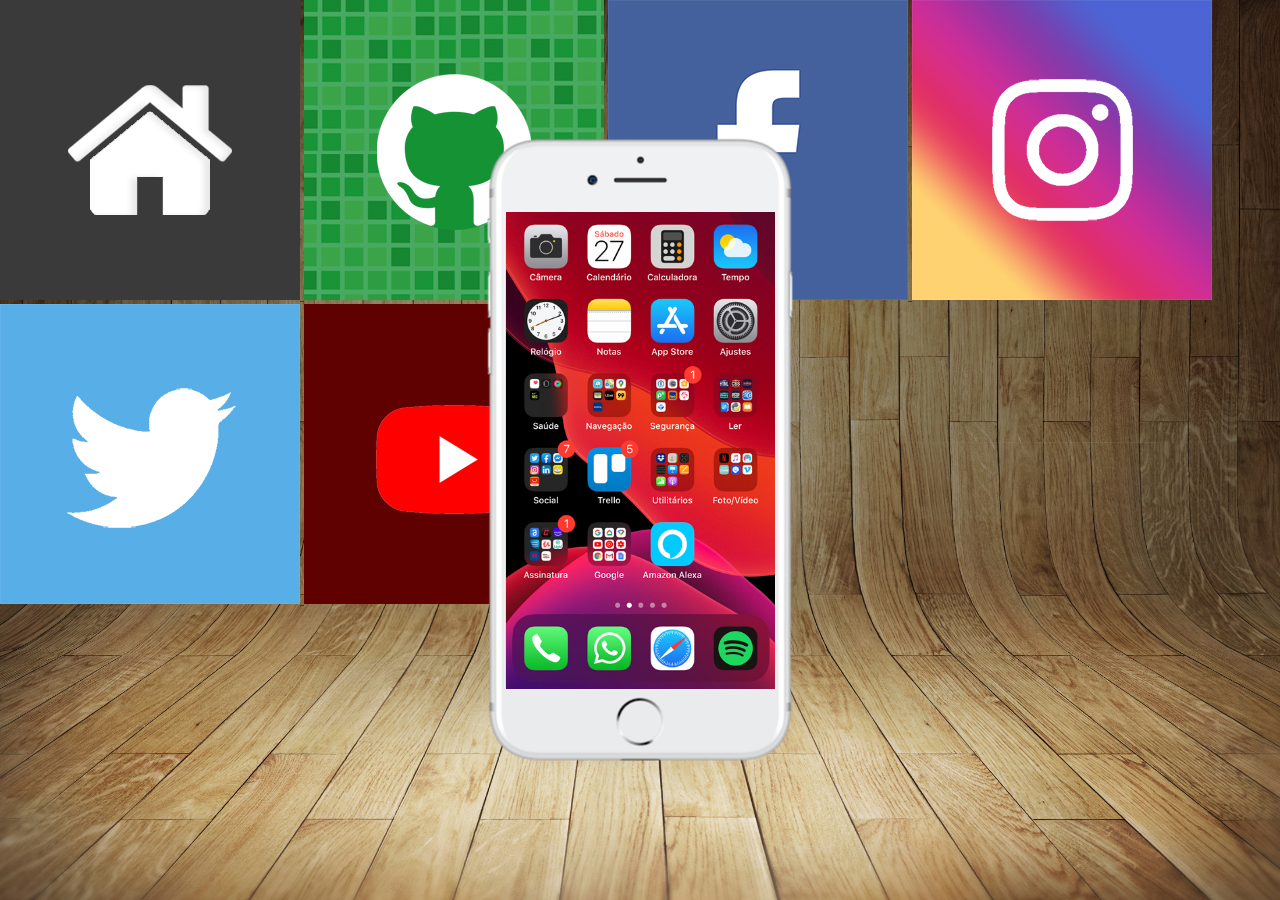
<file: index.html>
<!DOCTYPE html>
<html lang="pt-br">
<head>
    <meta charset="UTF-8">
    <meta name="viewport" content="width=device-width, initial-scale=1.0">
    <link rel="shortcut icon" href="/favicon.ico" type="image/x-icon">
    <link rel="stylesheet" href="style.css">
    <title>- Social Media Project - </title>
</head>
<body>
    <main> 
        <section id="iphone">
            <iframe src="home.html" name="tela" frameborder="0" id="tela"> Seu navegador não é compatível para mostrar esse conteúdo</iframe>
        </section>

        <section id="redes-sociais">
            <a href="" target="_self" rel="external"><img src="imagens/logo-home.jpg" alt="facebook-logo"> </a>
            <a href="" target="_blank" rel="external"><img src="imagens/logo-github.jpg" alt=""> </a>
            <a href="" target="_blank" rel="external"><img src="imagens/logo-facebook.jpg" alt=""> </a>
            <a href="https://www.instagram.com/deen_martins/" target="_blank" rel="external"><img src="imagens/logo-instagram.jpg" alt=""> </a>
            <a href="" target="_blank" rel="external"><img src="imagens/logo-twitter.jpg" alt=""> </a>
            <a href="https://www.youtube.com/c/CursoemV%C3%ADdeo" target="_blank" rel="external"><img src="imagens/logo-youtube.jpg" alt=""> </a>   
        </section>
    </main>
</body>
</html>
</file>
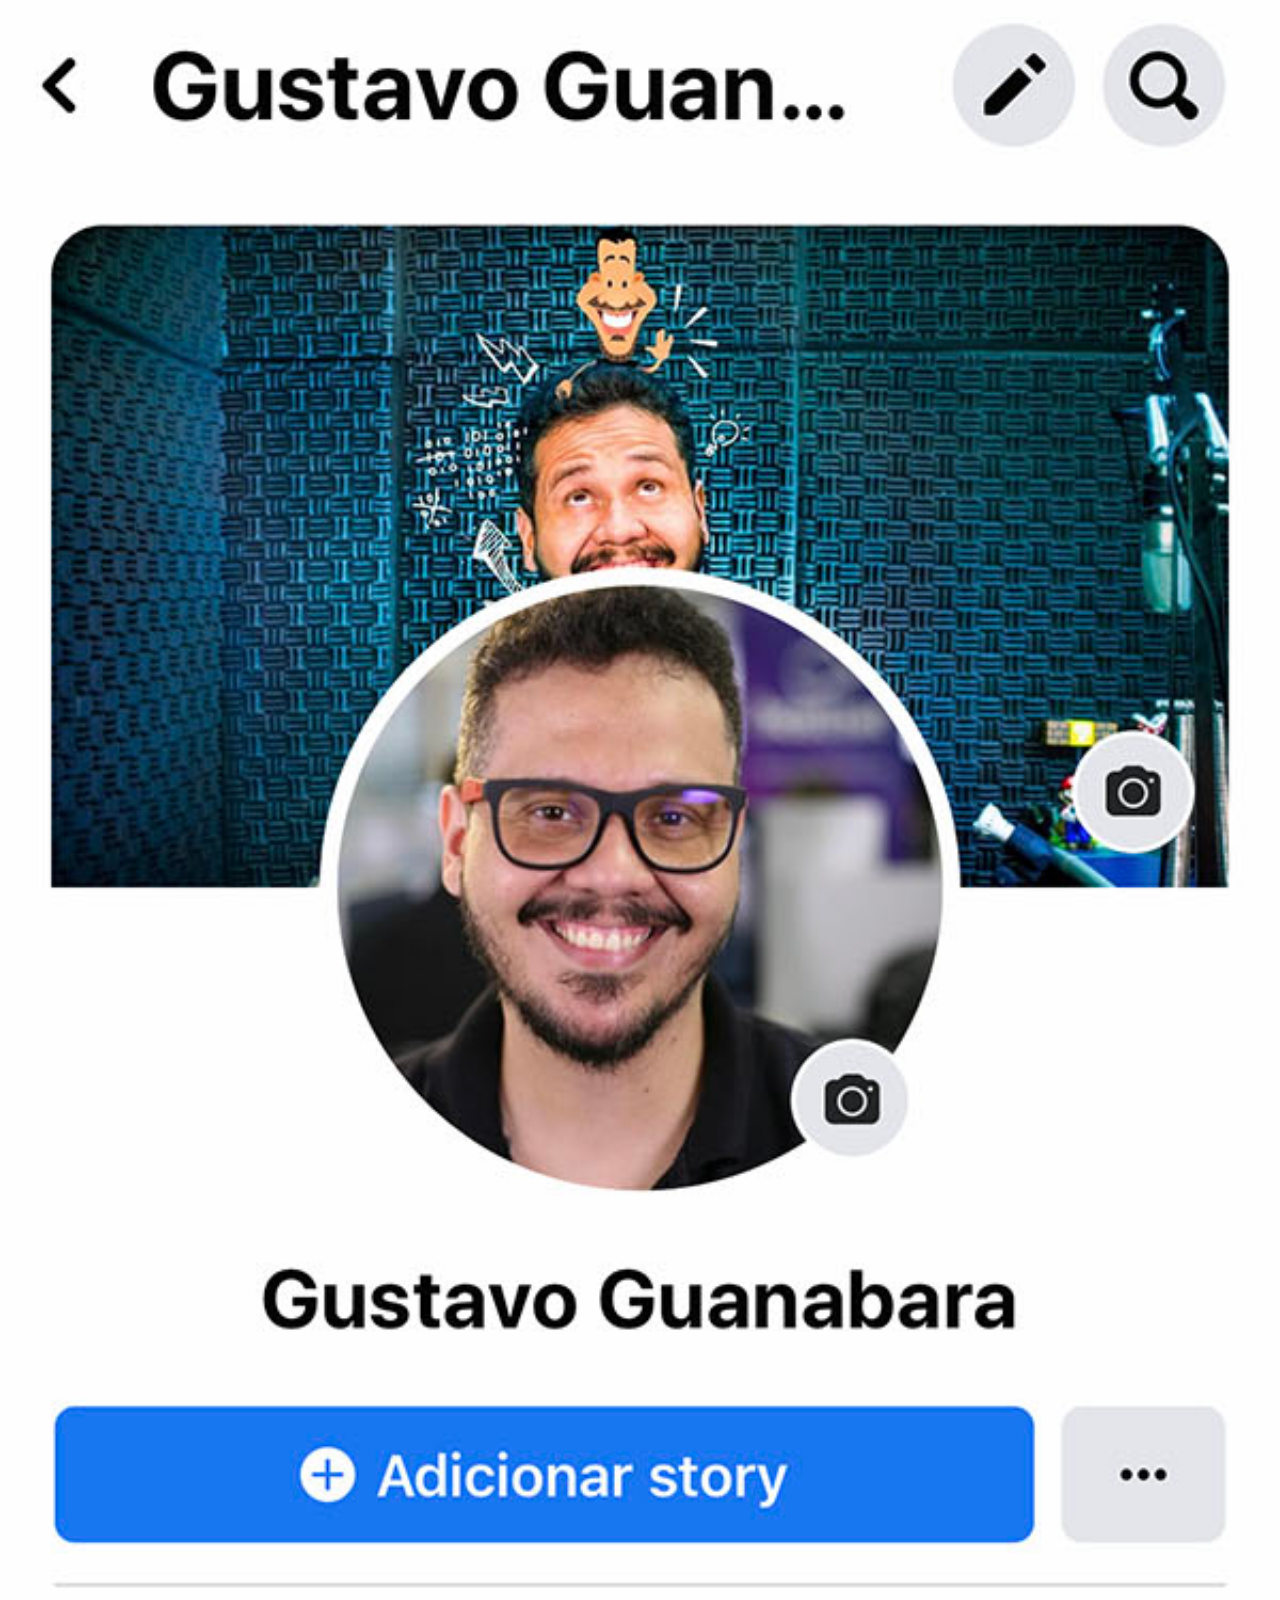
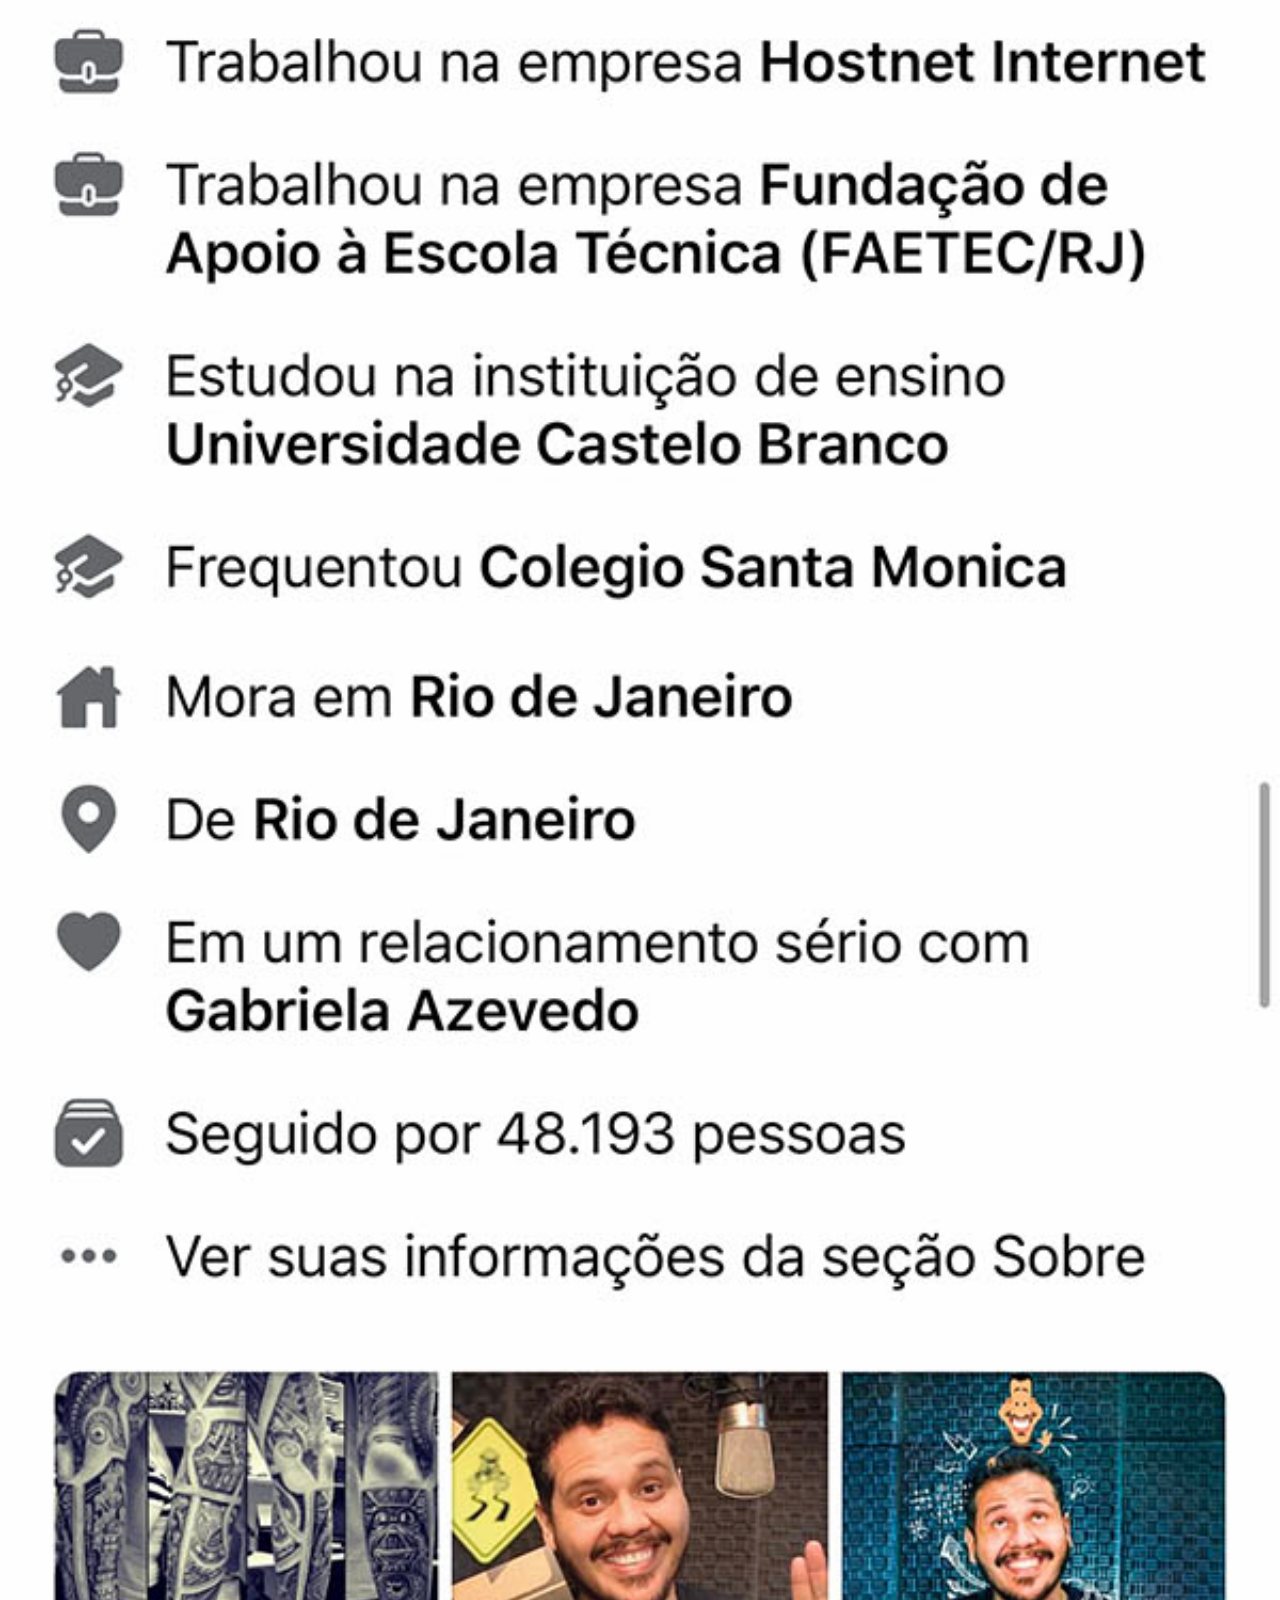
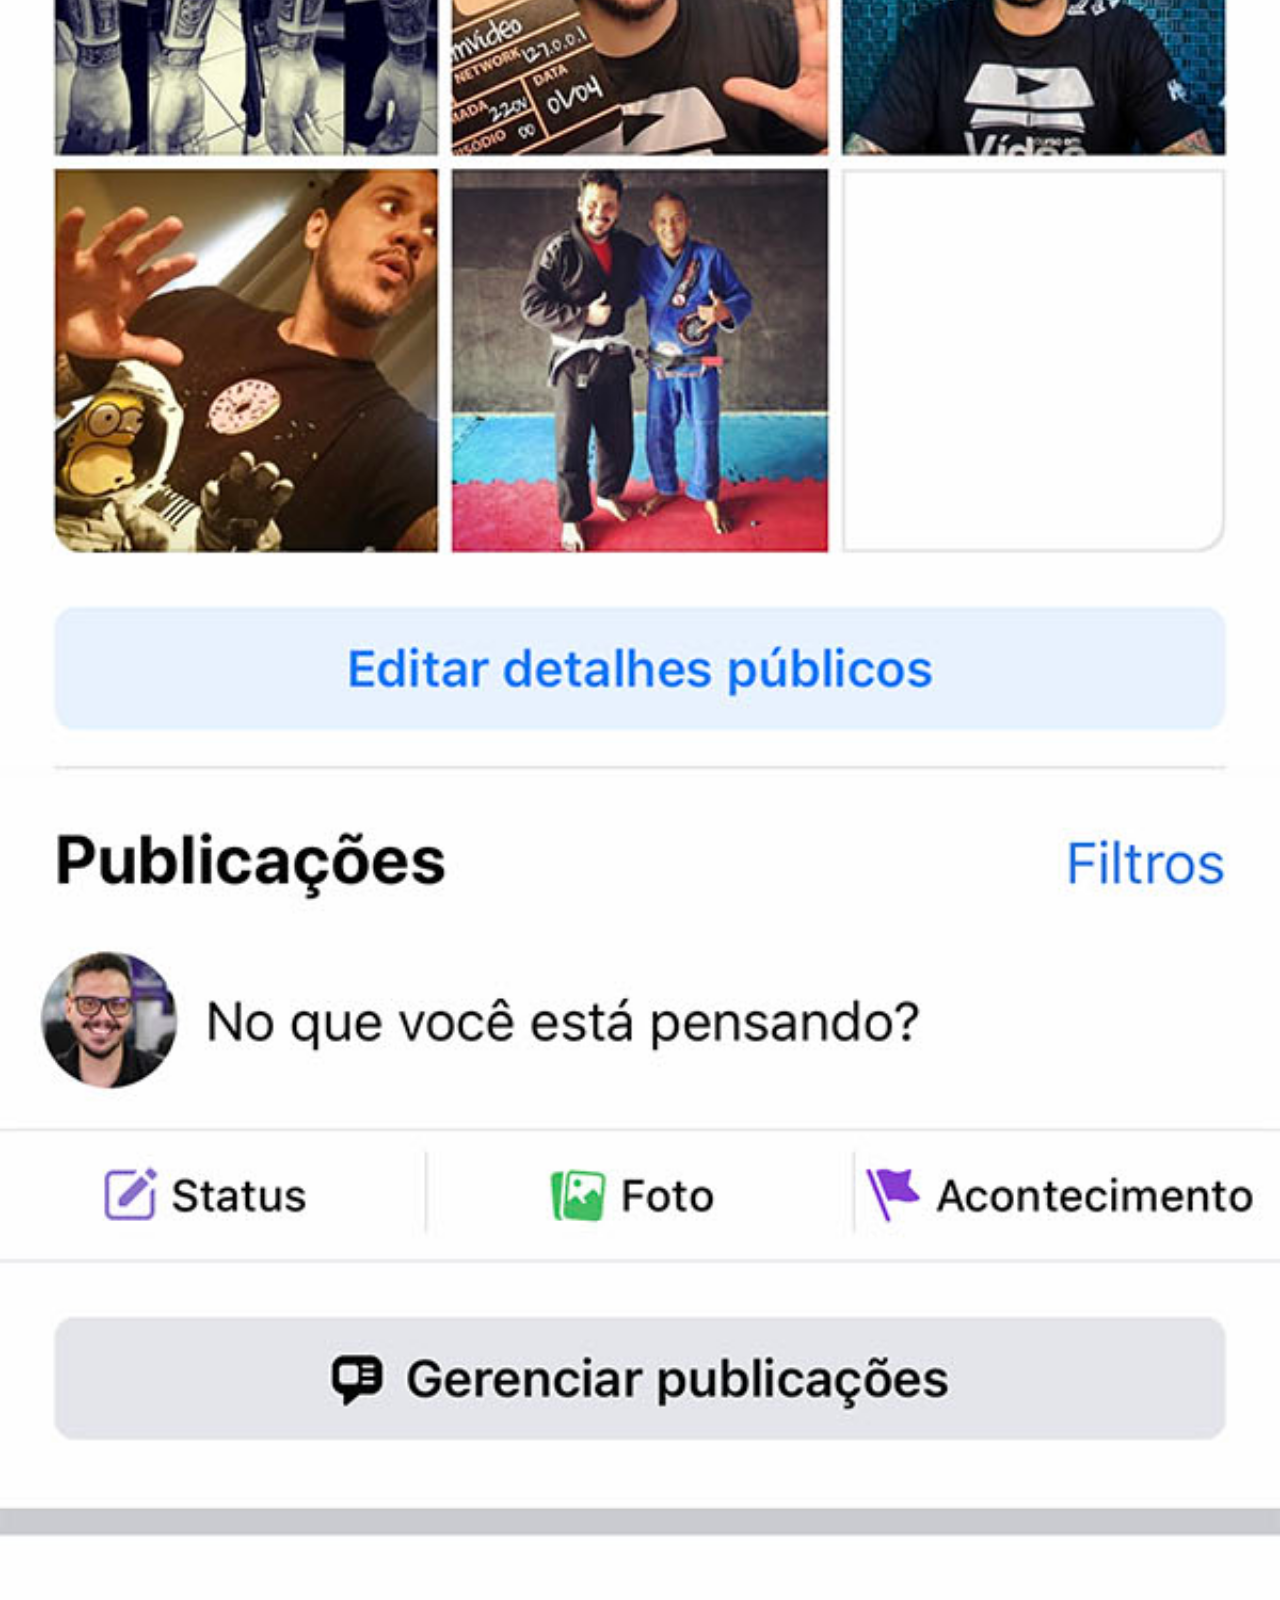
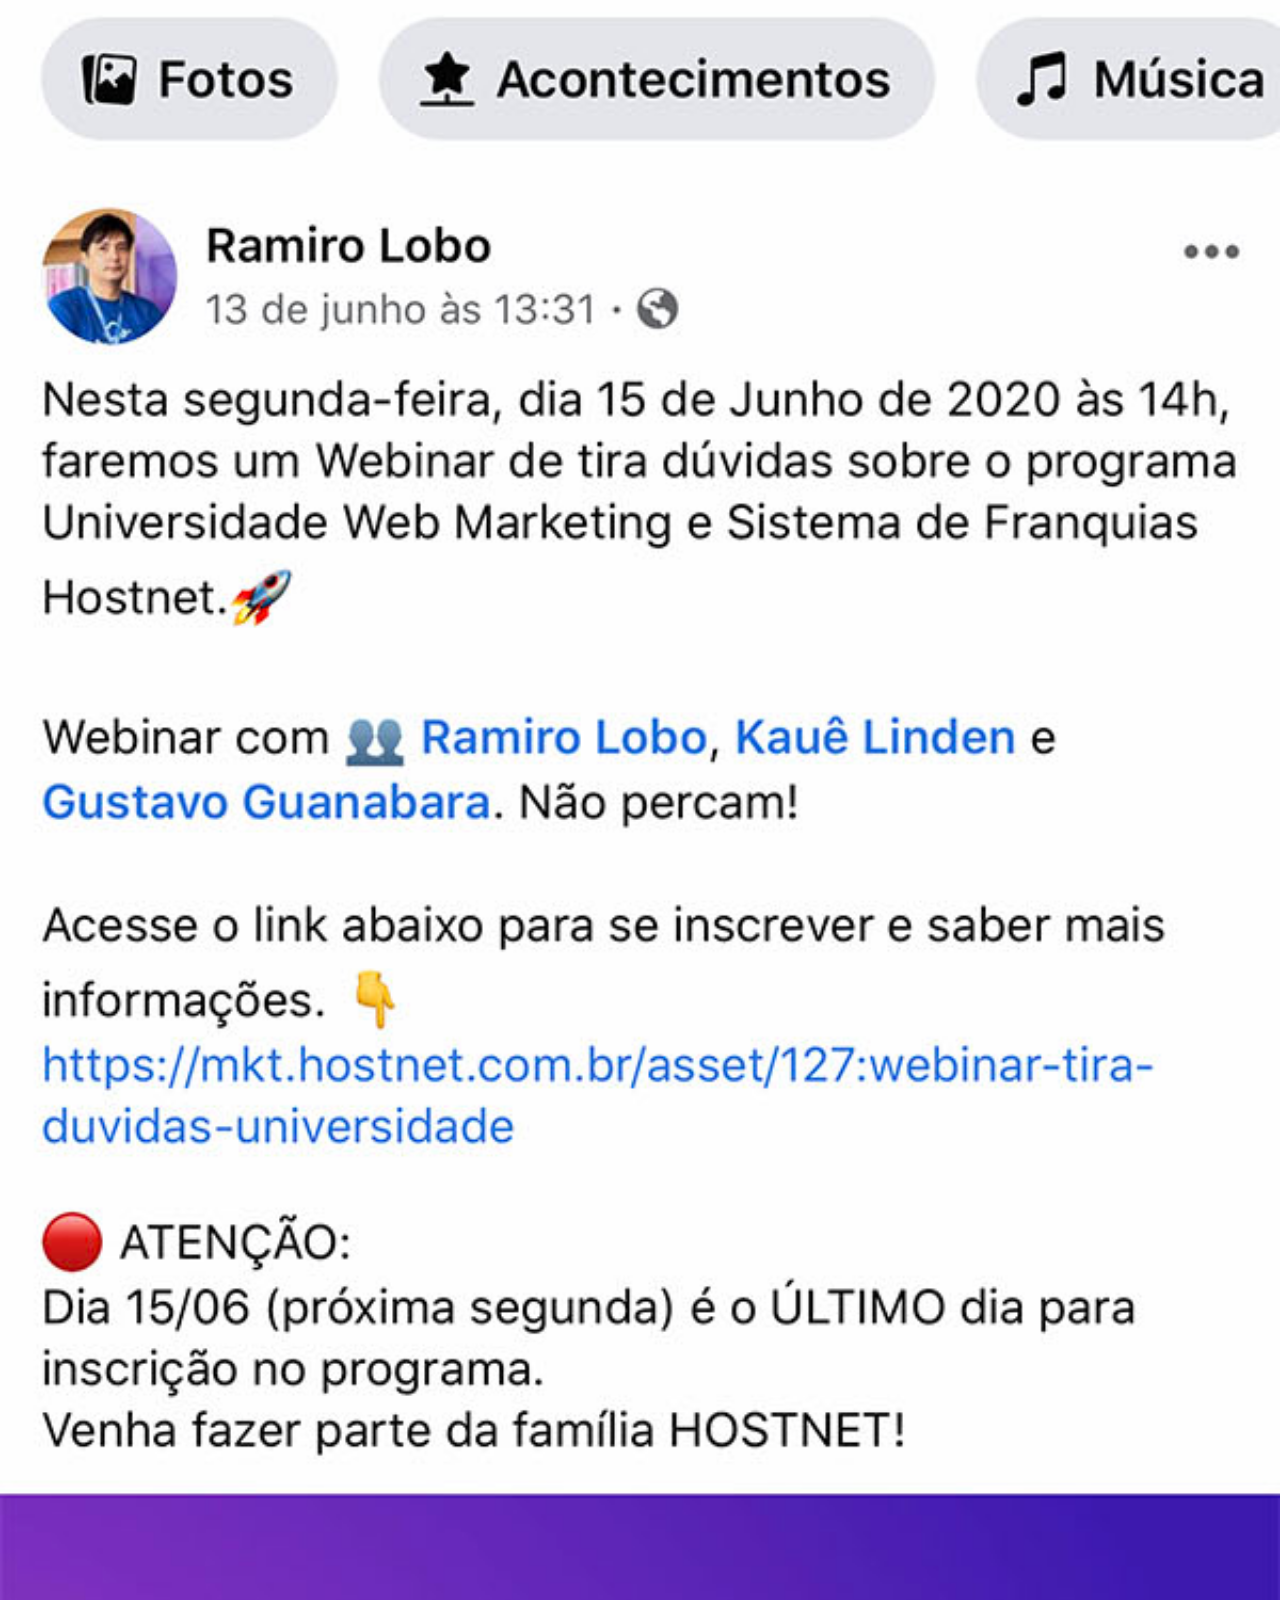
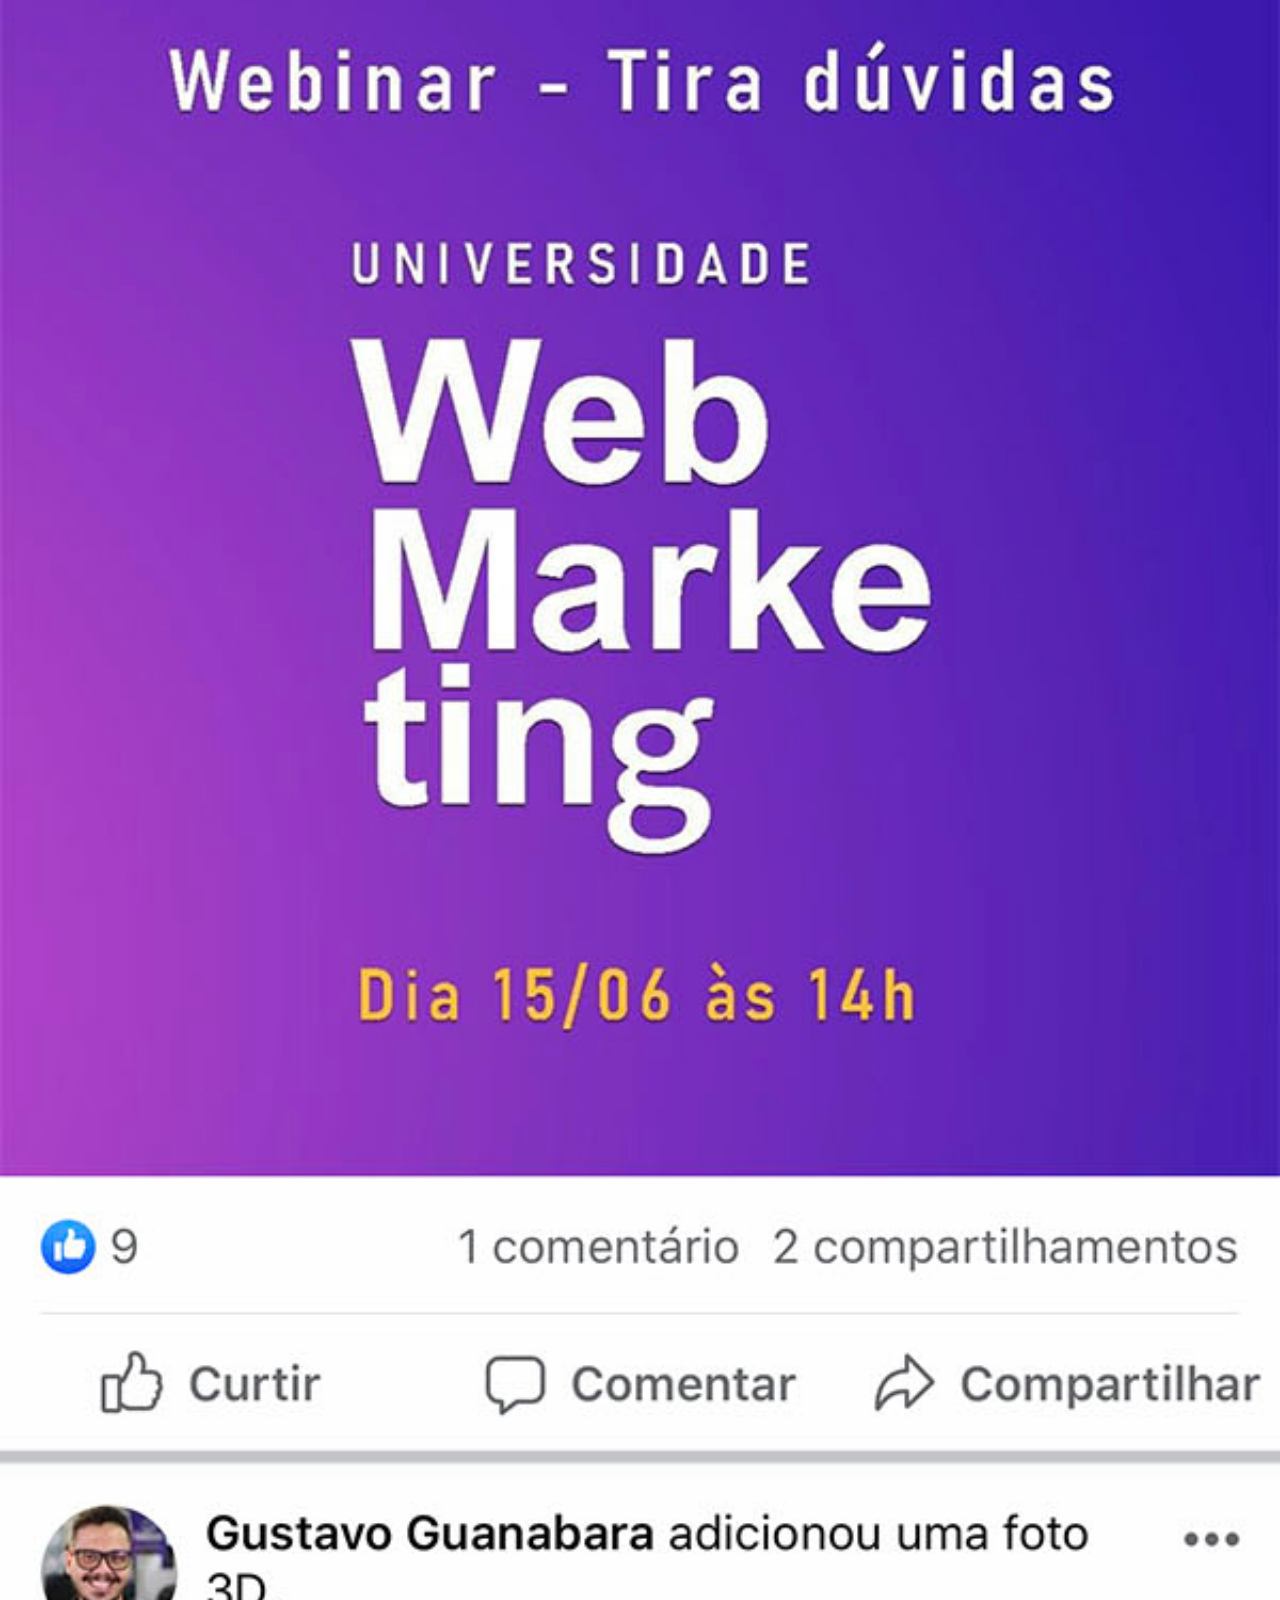
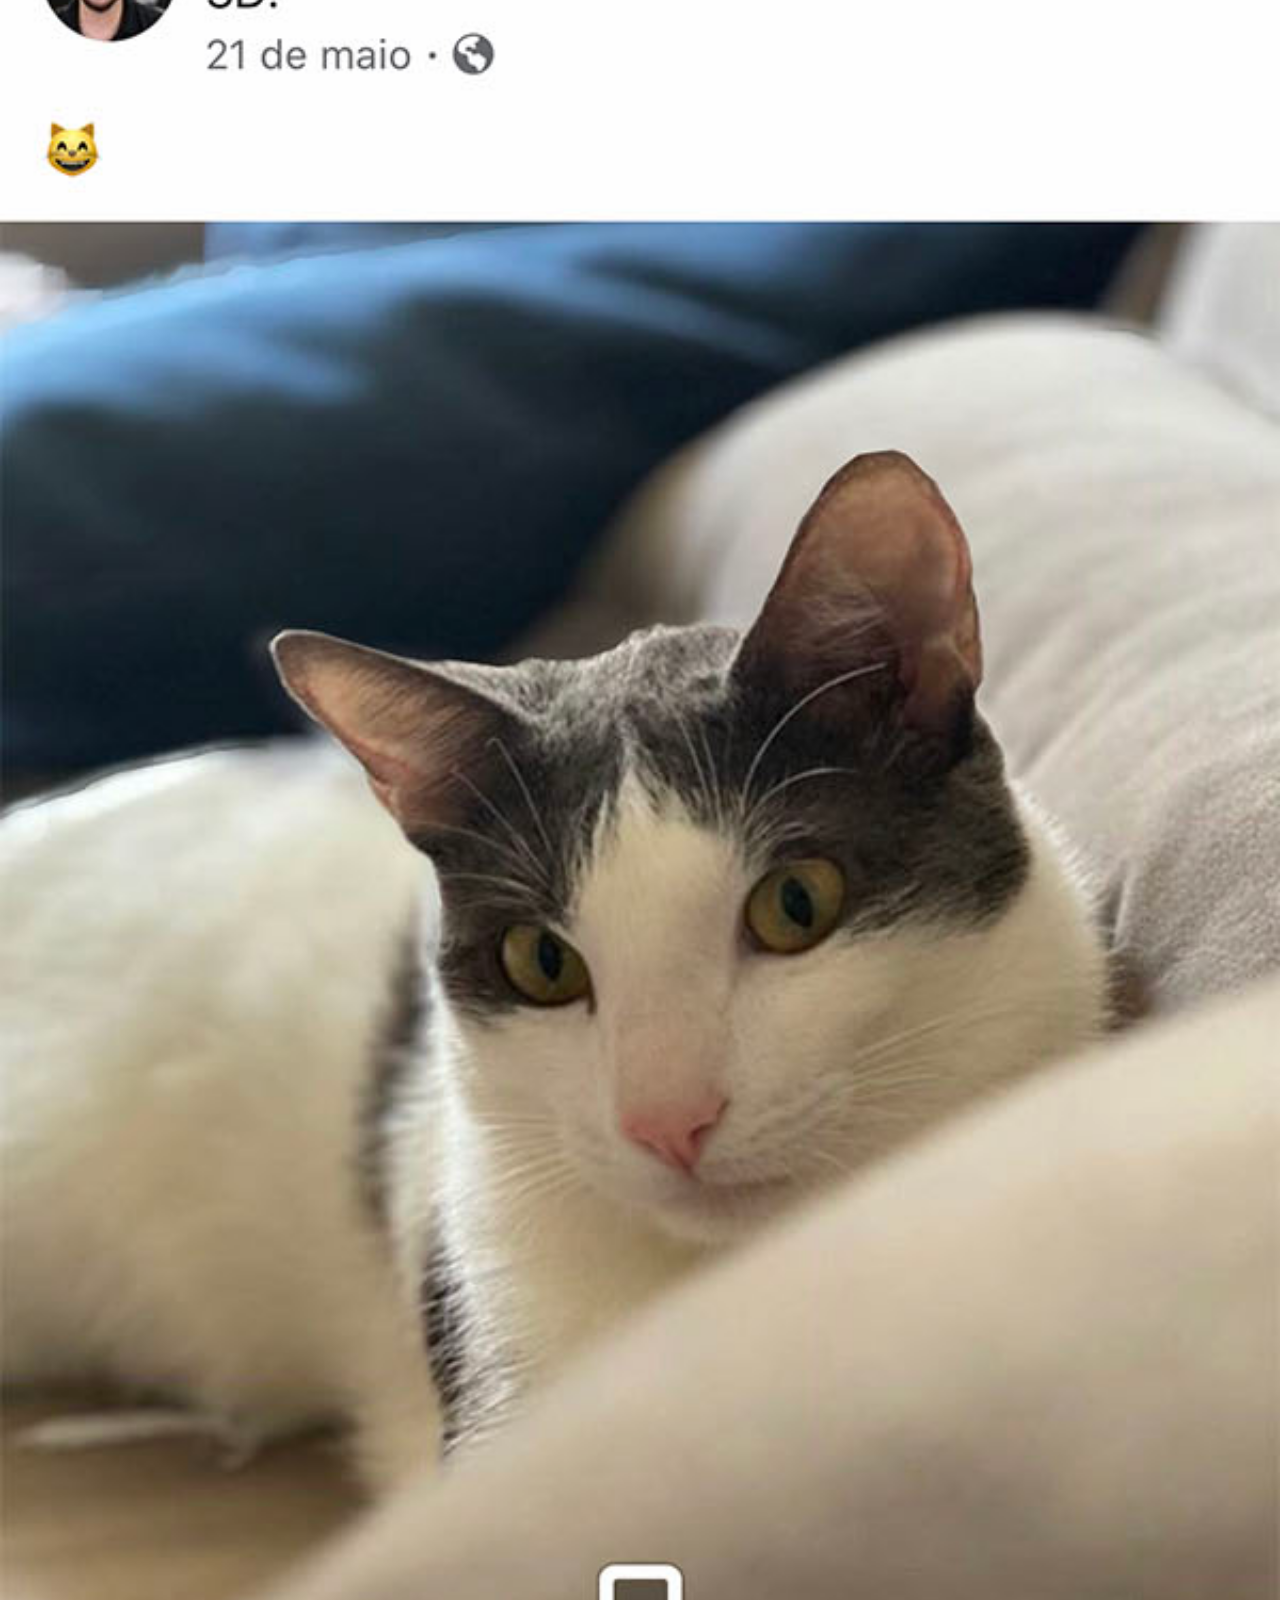
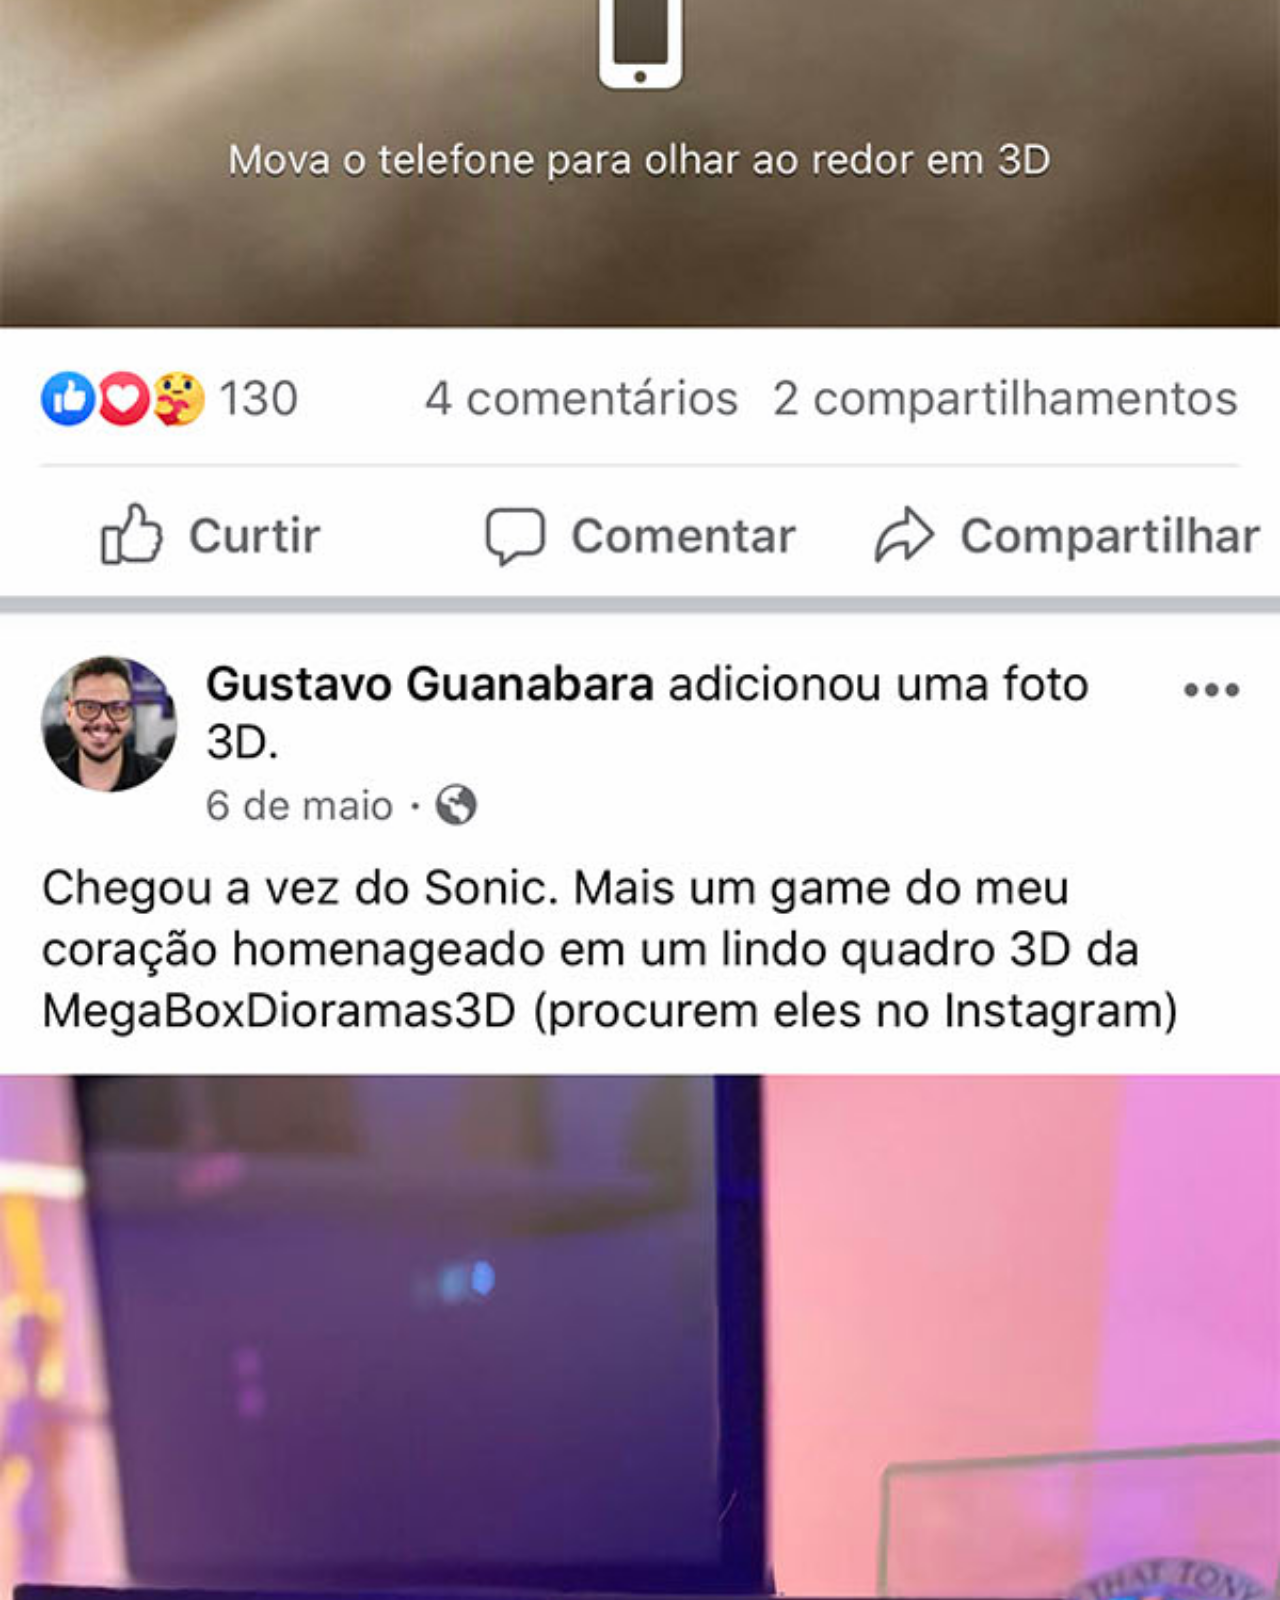
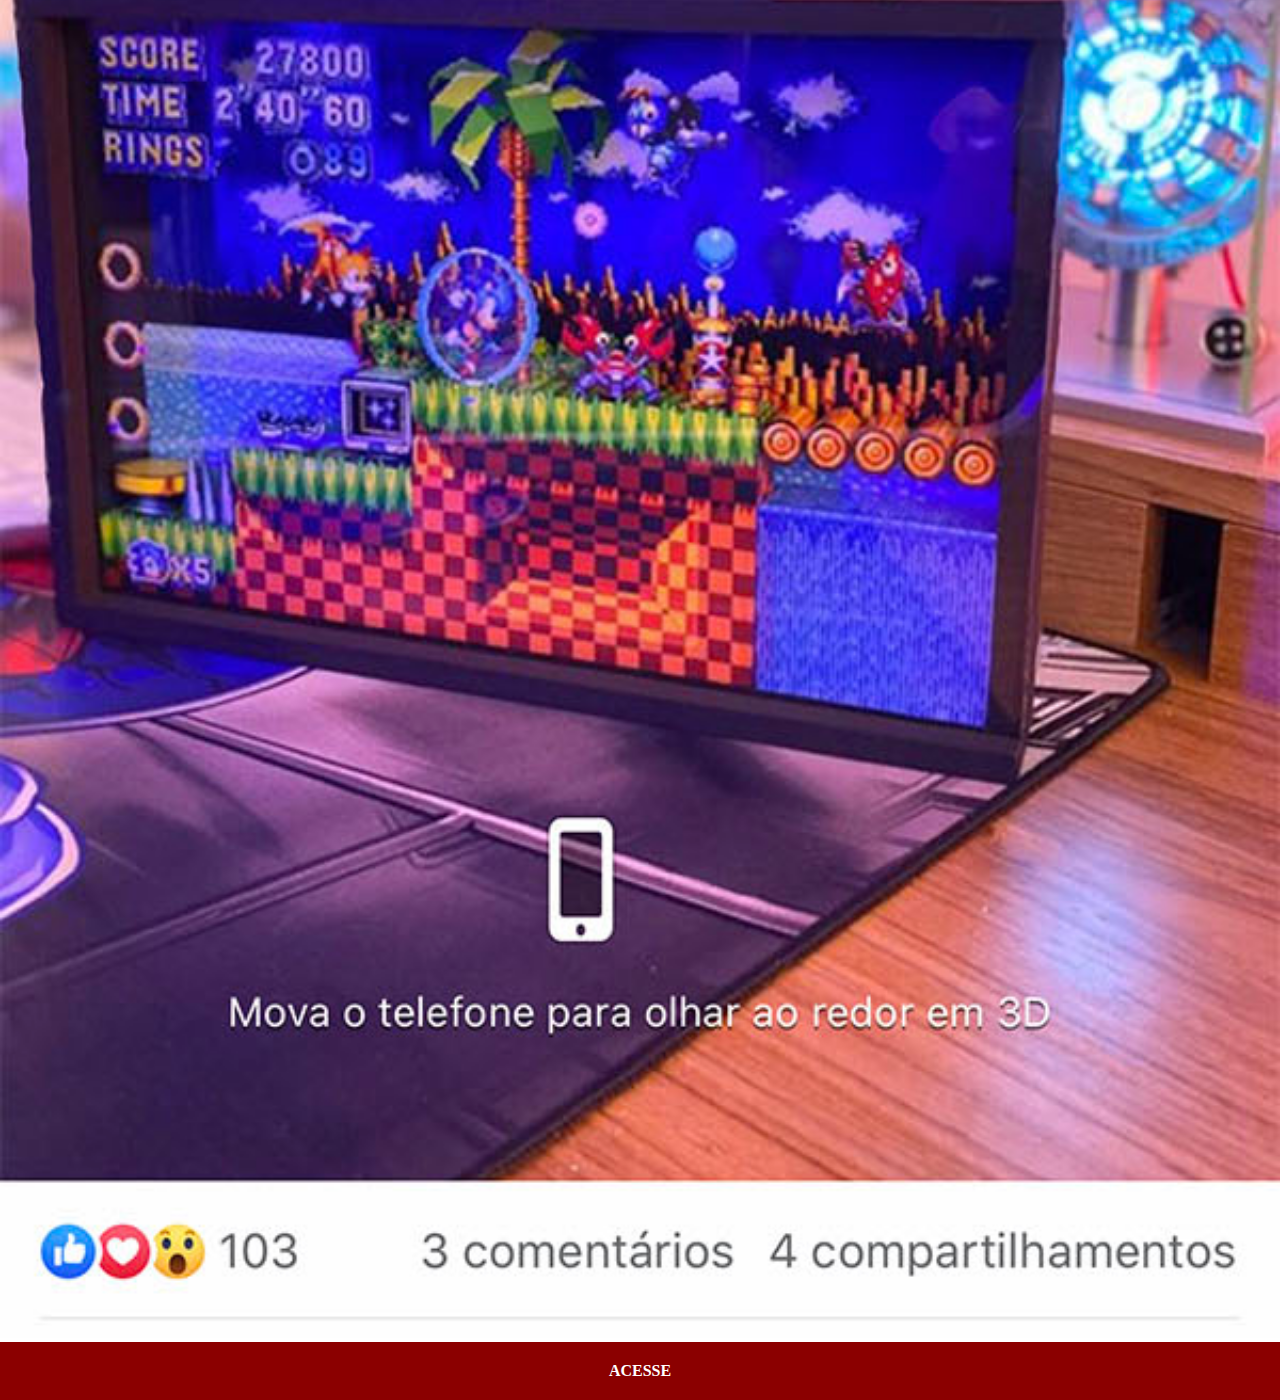
<file: facebook.html>
<!DOCTYPE html>
<html lang="pt-br">
<head>
    <meta charset="UTF-8">
    <meta name="viewport" content="width=device-width, initial-scale=1.0">
    <title>- Facebook Home Page - </title>
    <link rel="stylesheet" href="styles/social.css">
</head>
<body>
    <img src="imagens/tela-facebook.jpg" alt="Facebook Home Page">
    <a href="">ACESSE</a>
</body>
</html>
</file>
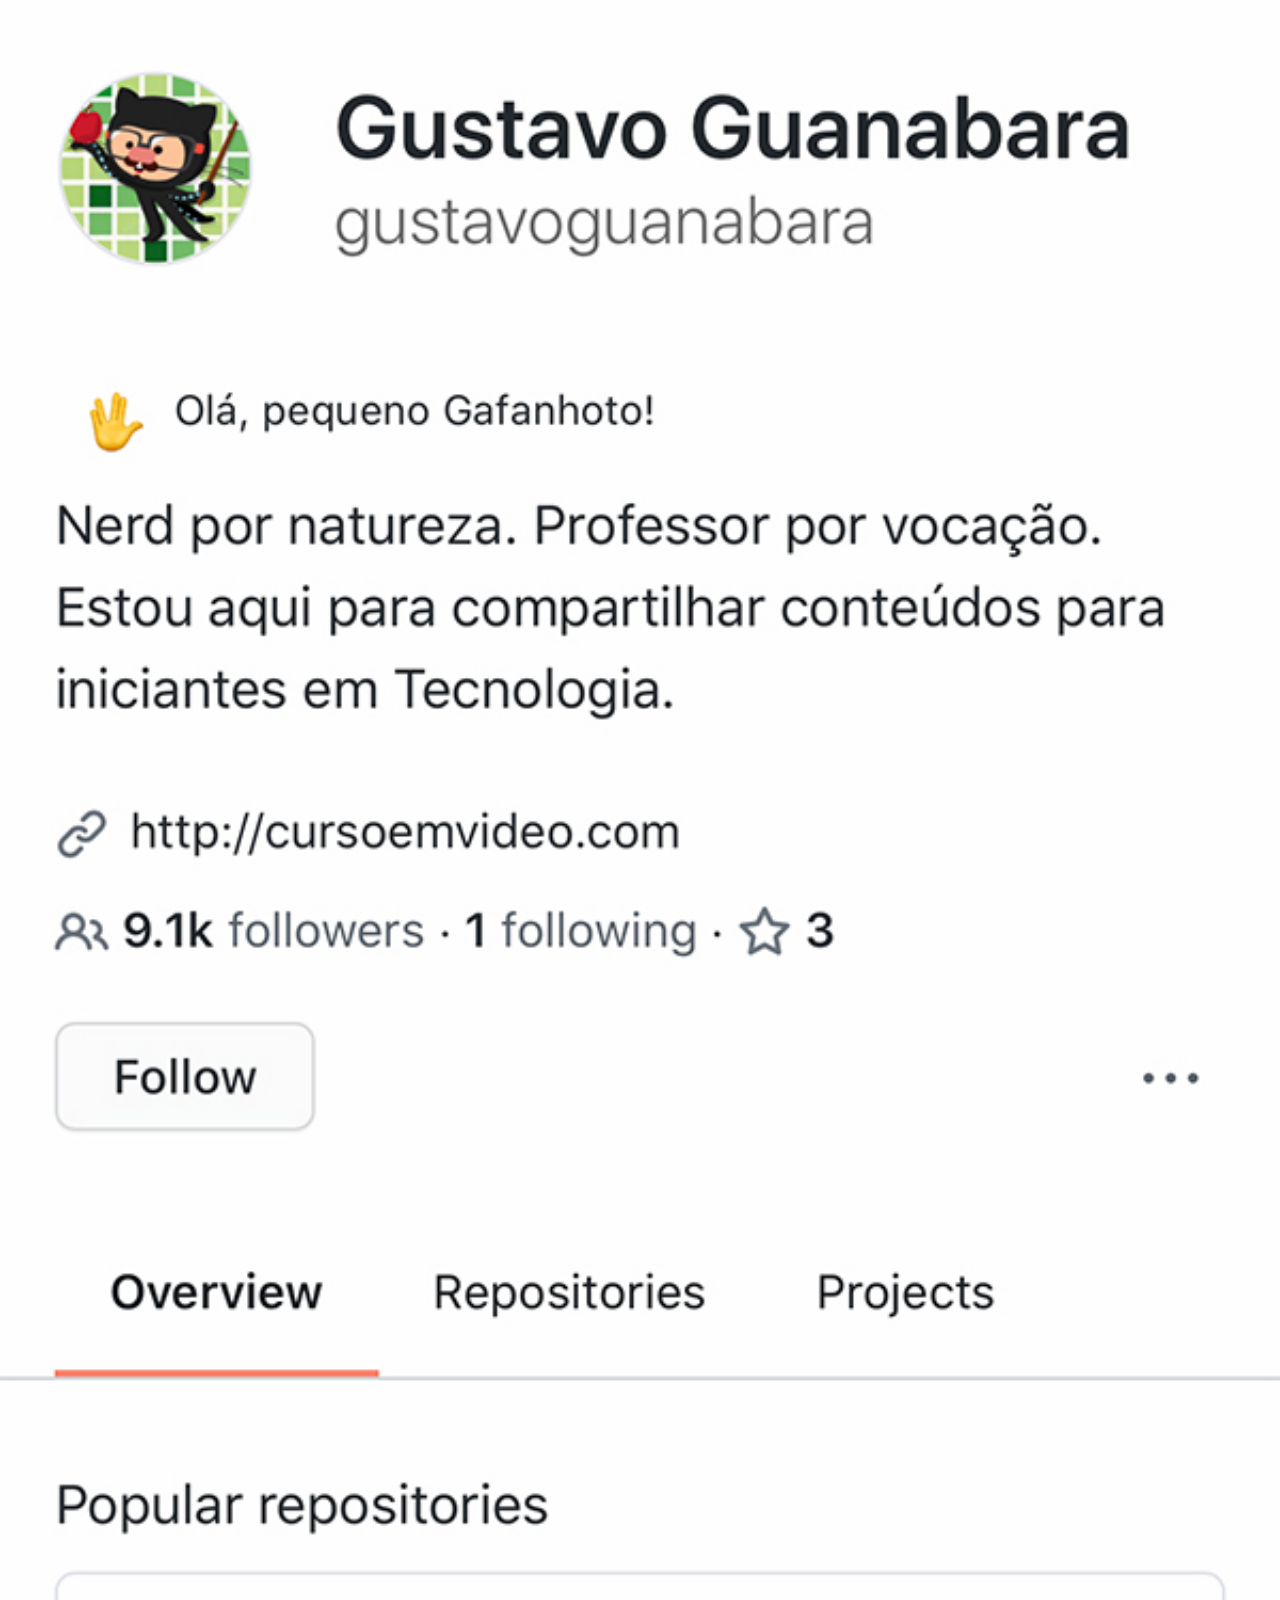
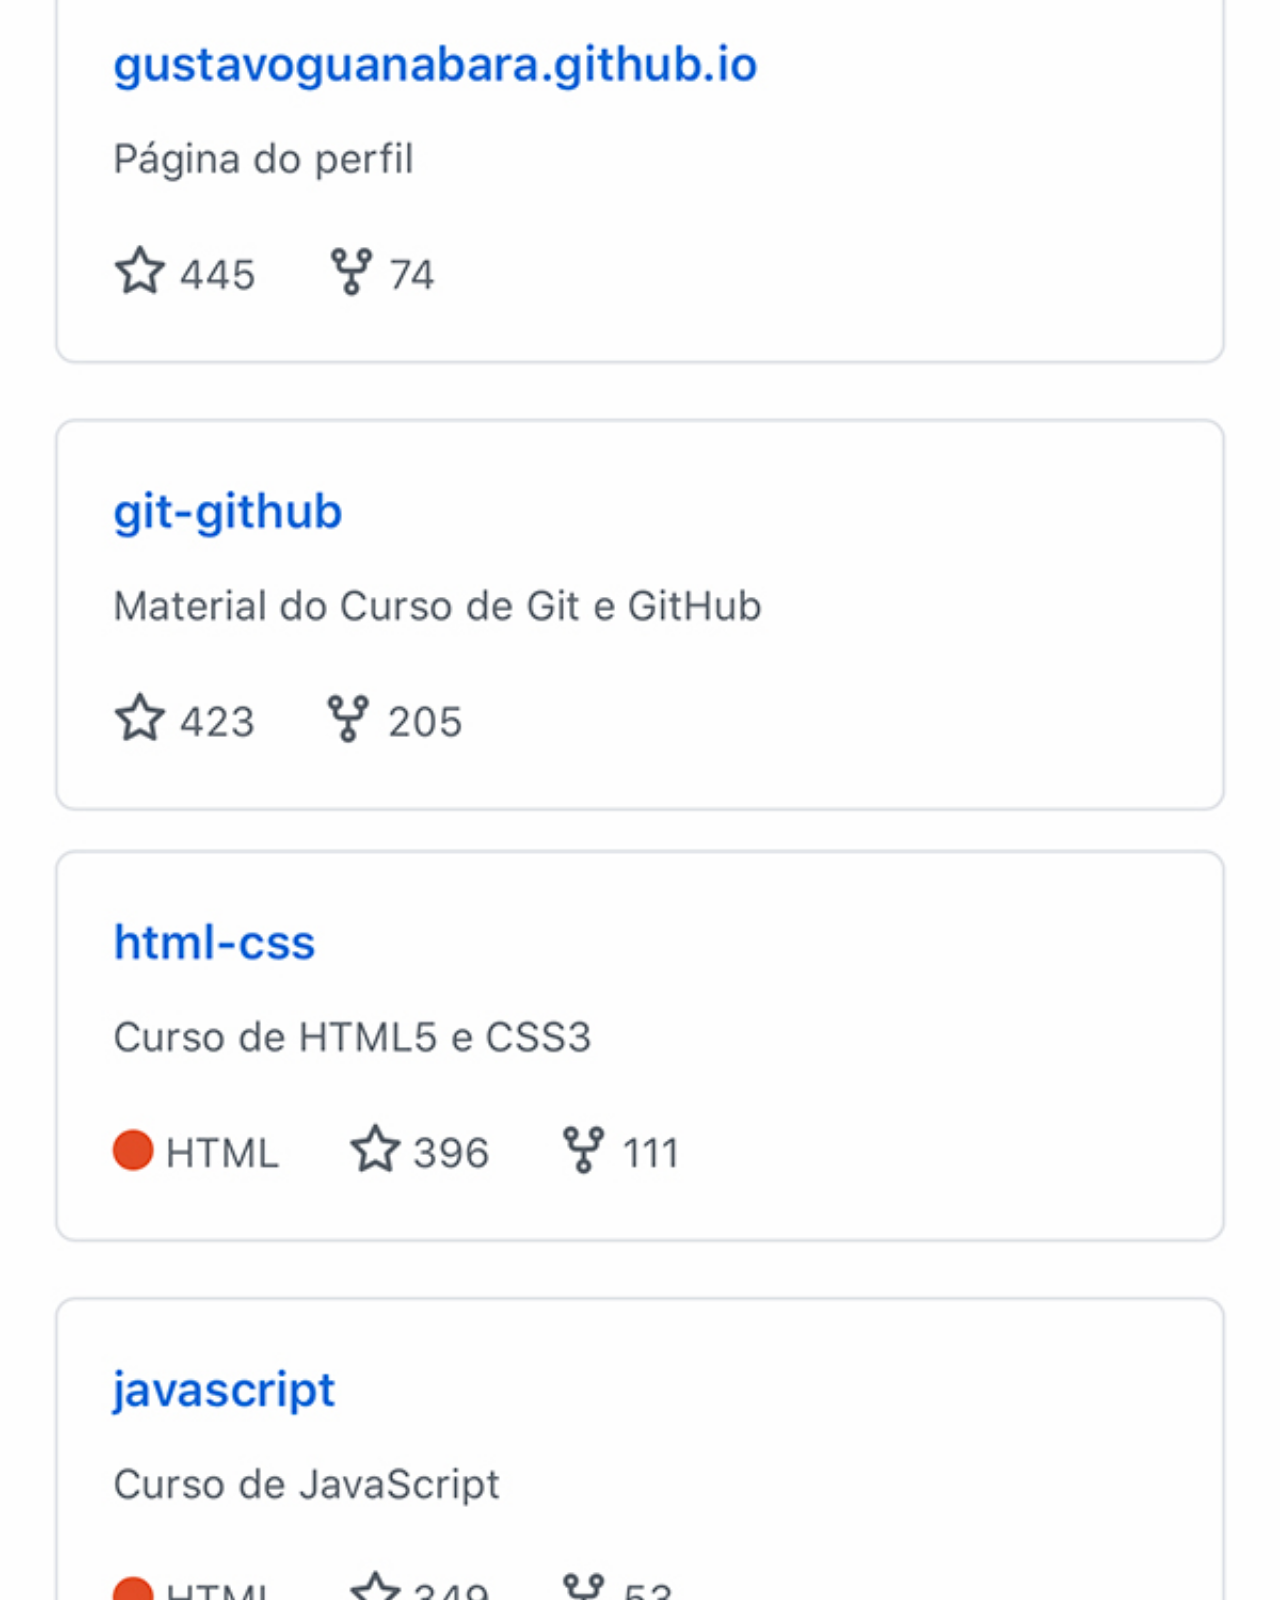
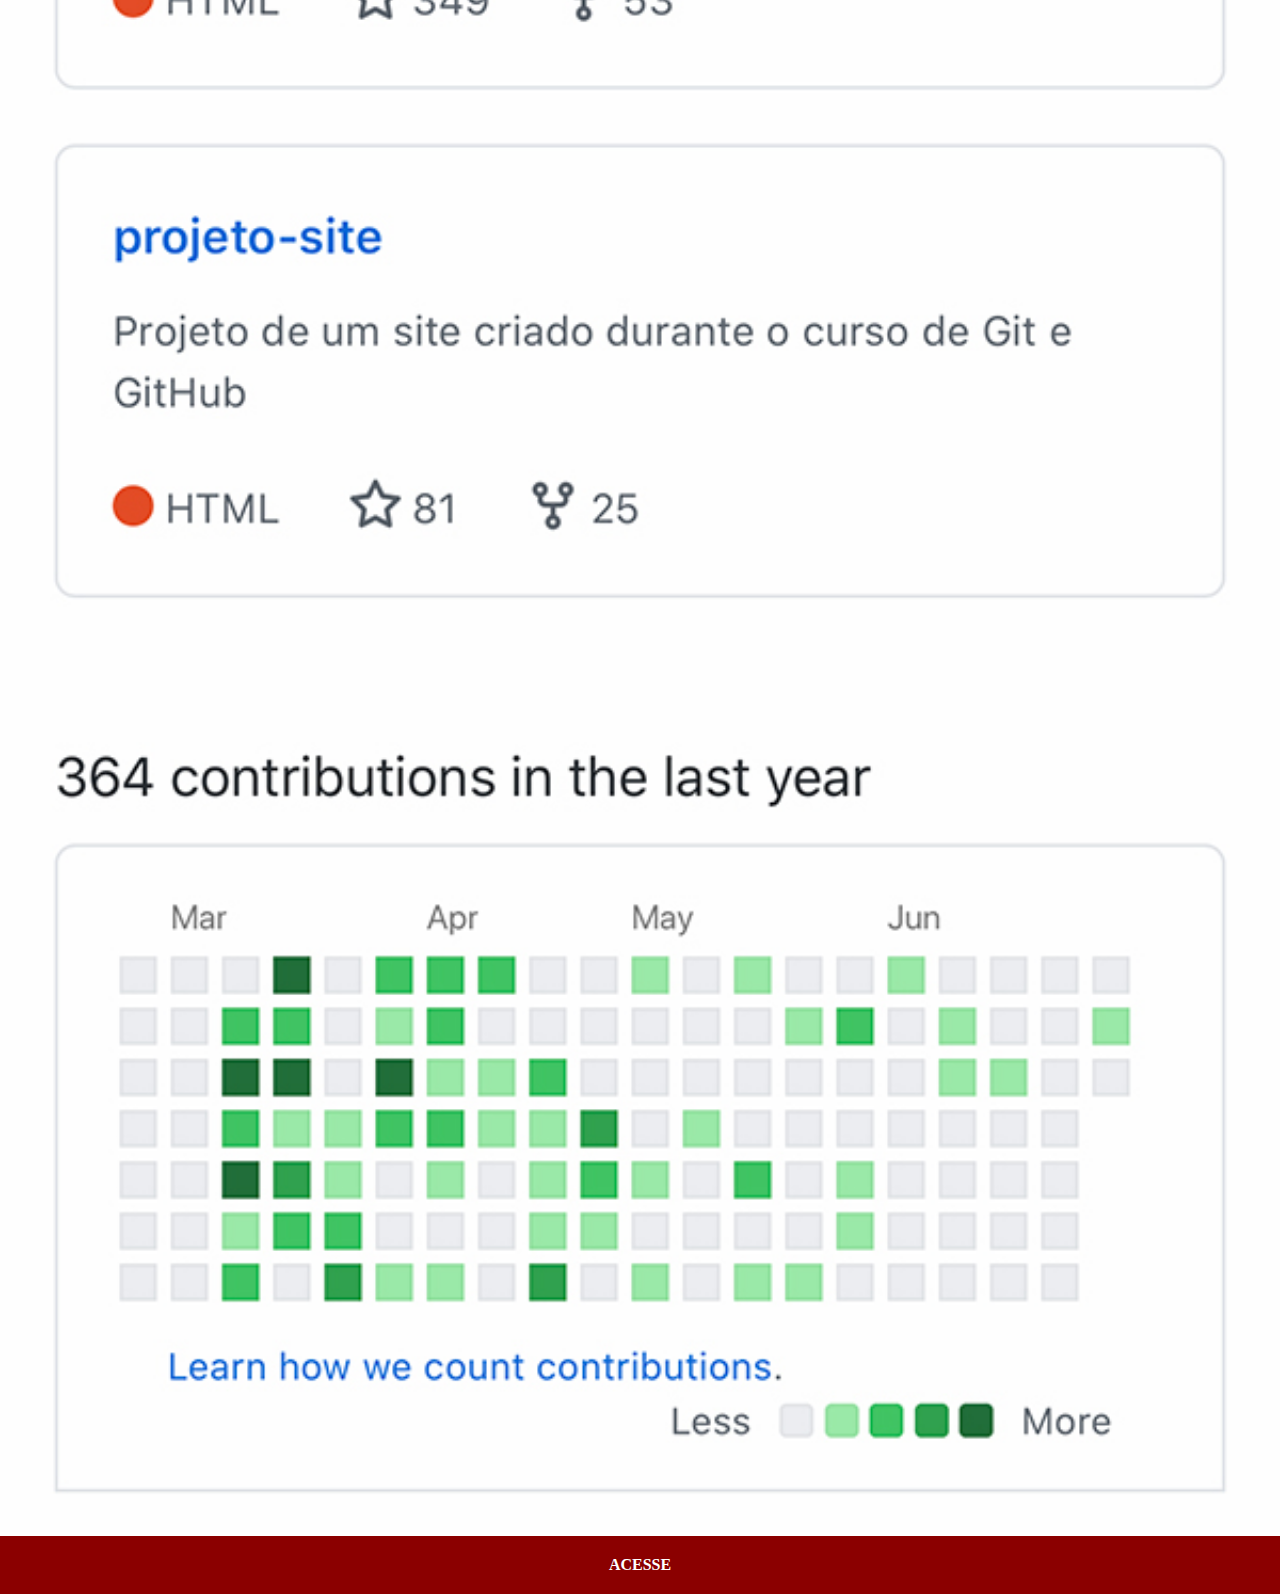
<file: github.html>
<!DOCTYPE html>
<html lang="pt-br">
<head>
    <meta charset="UTF-8">
    <meta name="viewport" content="width=device-width, initial-scale=1.0">
    <title>- Github Home Page - </title>
    <link rel="stylesheet" href="styles/social.css">
</head>
<body>
    <img src="imagens/tela-github.jpg" alt="Github Home Page">
    <a href="https://github.com/gustavoguanabara" target="_blank" rel="external">ACESSE</a>
</body>
</html>
</file>
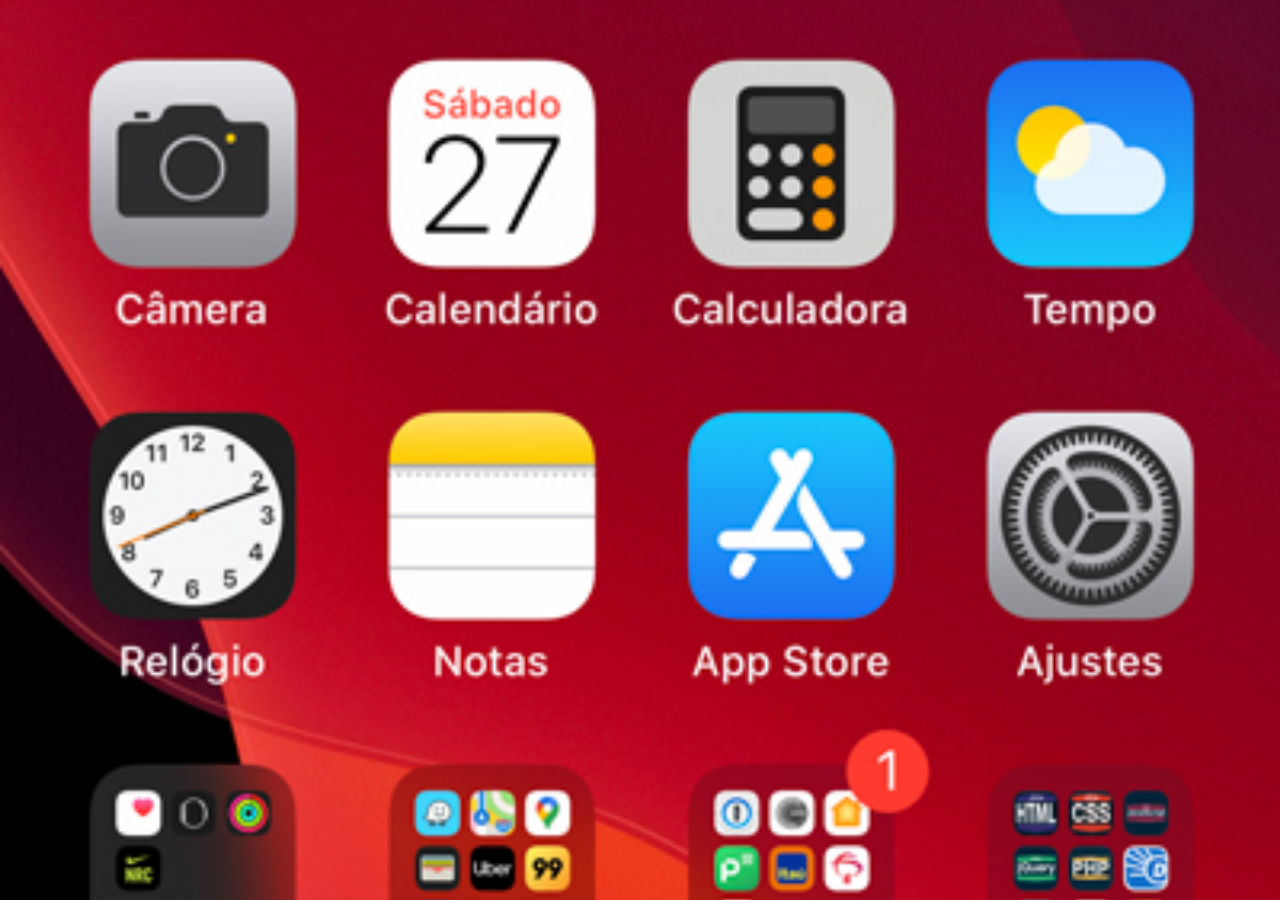
<file: home.html>
<!DOCTYPE html>
<html lang="pt-br">
<head>
    <meta charset="UTF-8">
    <meta name="viewport" content="width=device-width, initial-scale=1.0">
    <title>iPhone Home-Screen</title>
    <style>
        *{
            margin: 0px;
            padding: 0px;
            box-sizing: border-box;
        }

        body{
            height: 100vh;
            width: 100vw;
            background: black url(imagens/tela-home.jpg) no-repeat fixed top center/ cover;
        }
    </style>
</head>
<body>
    
</body>
</html>
</file>
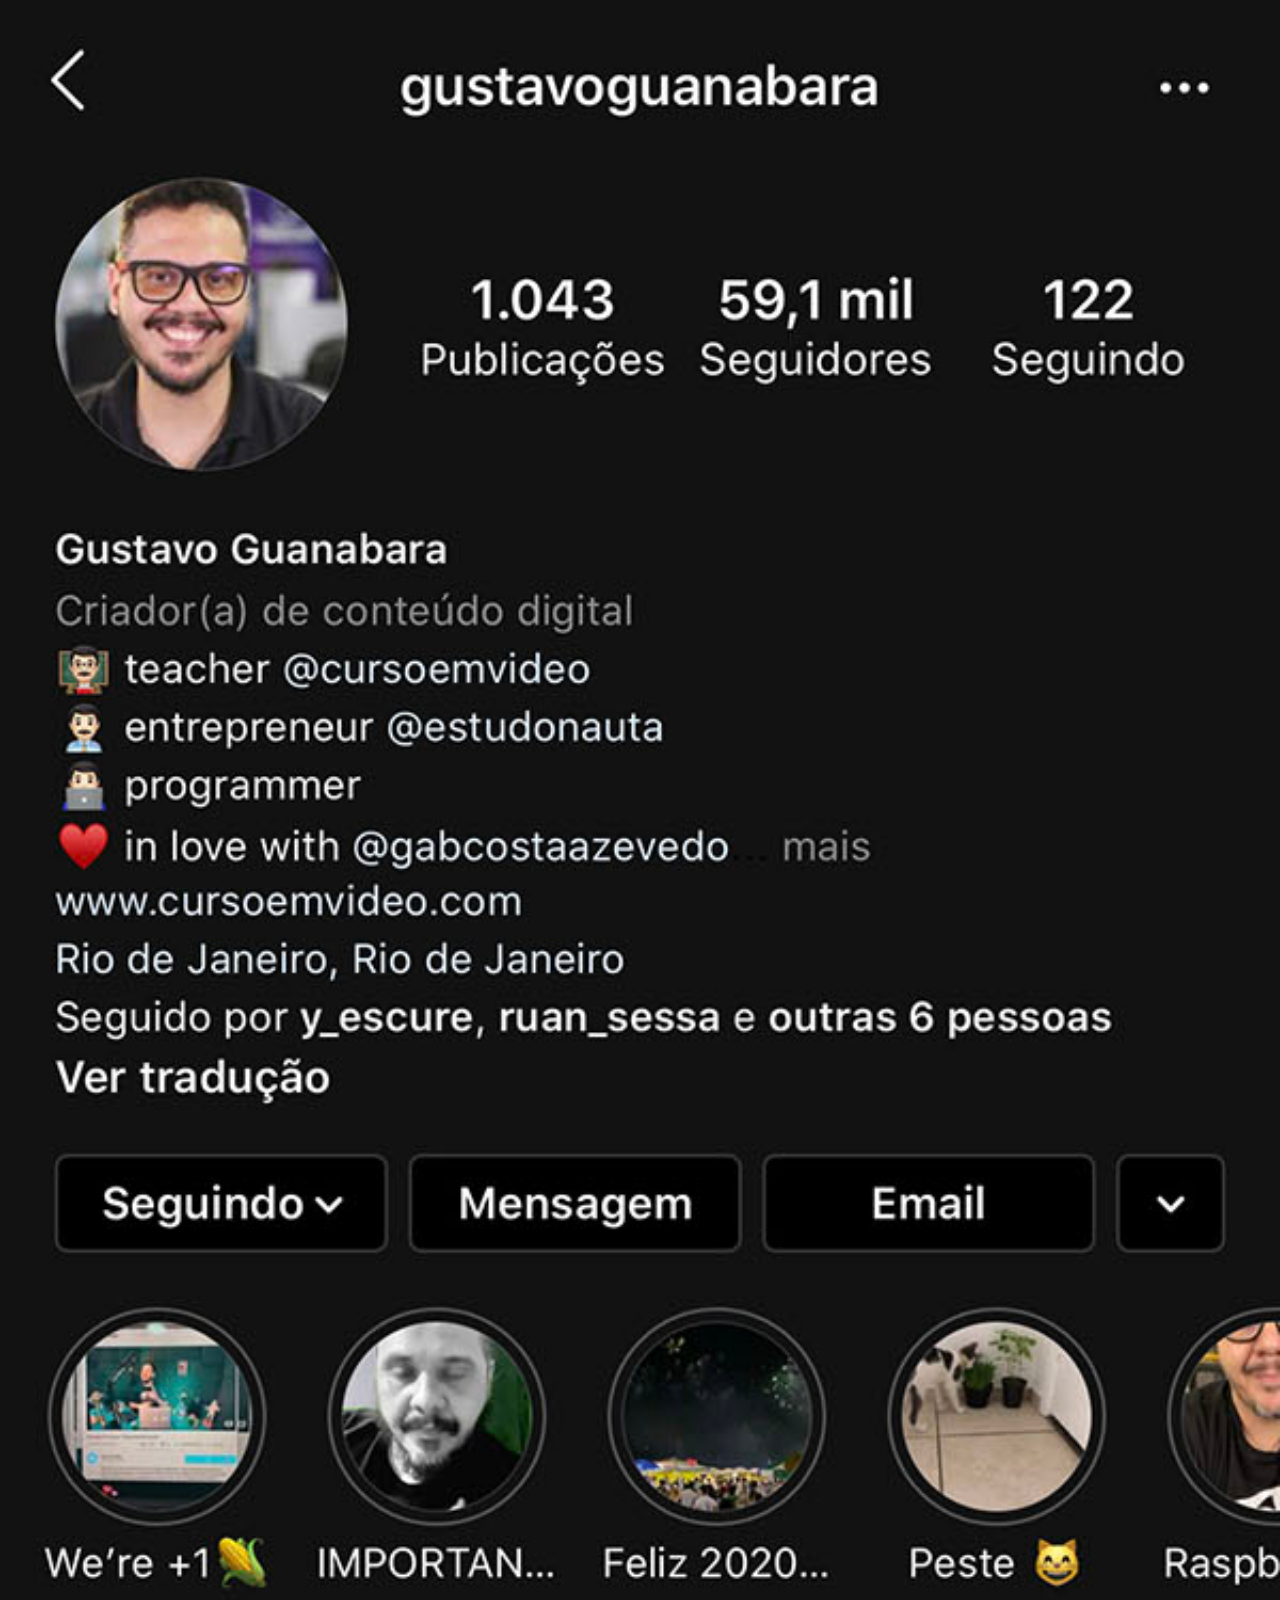
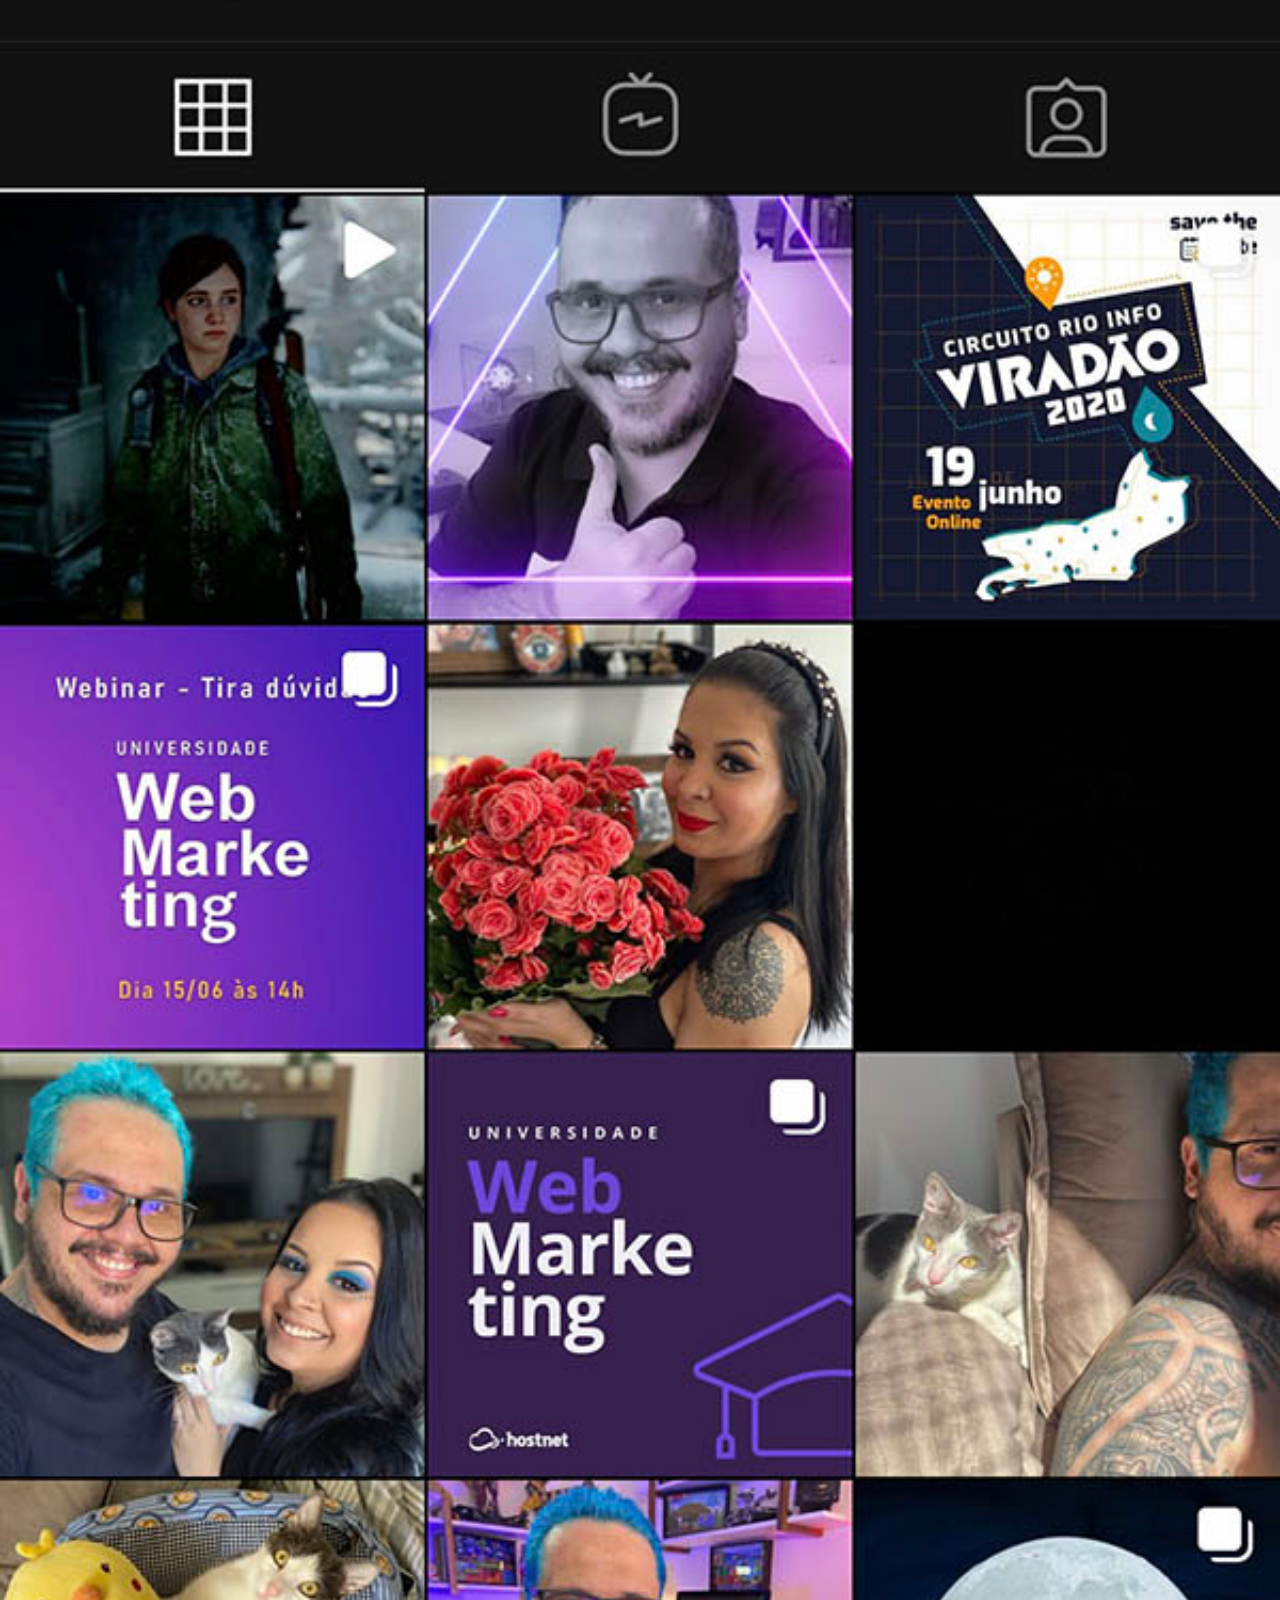
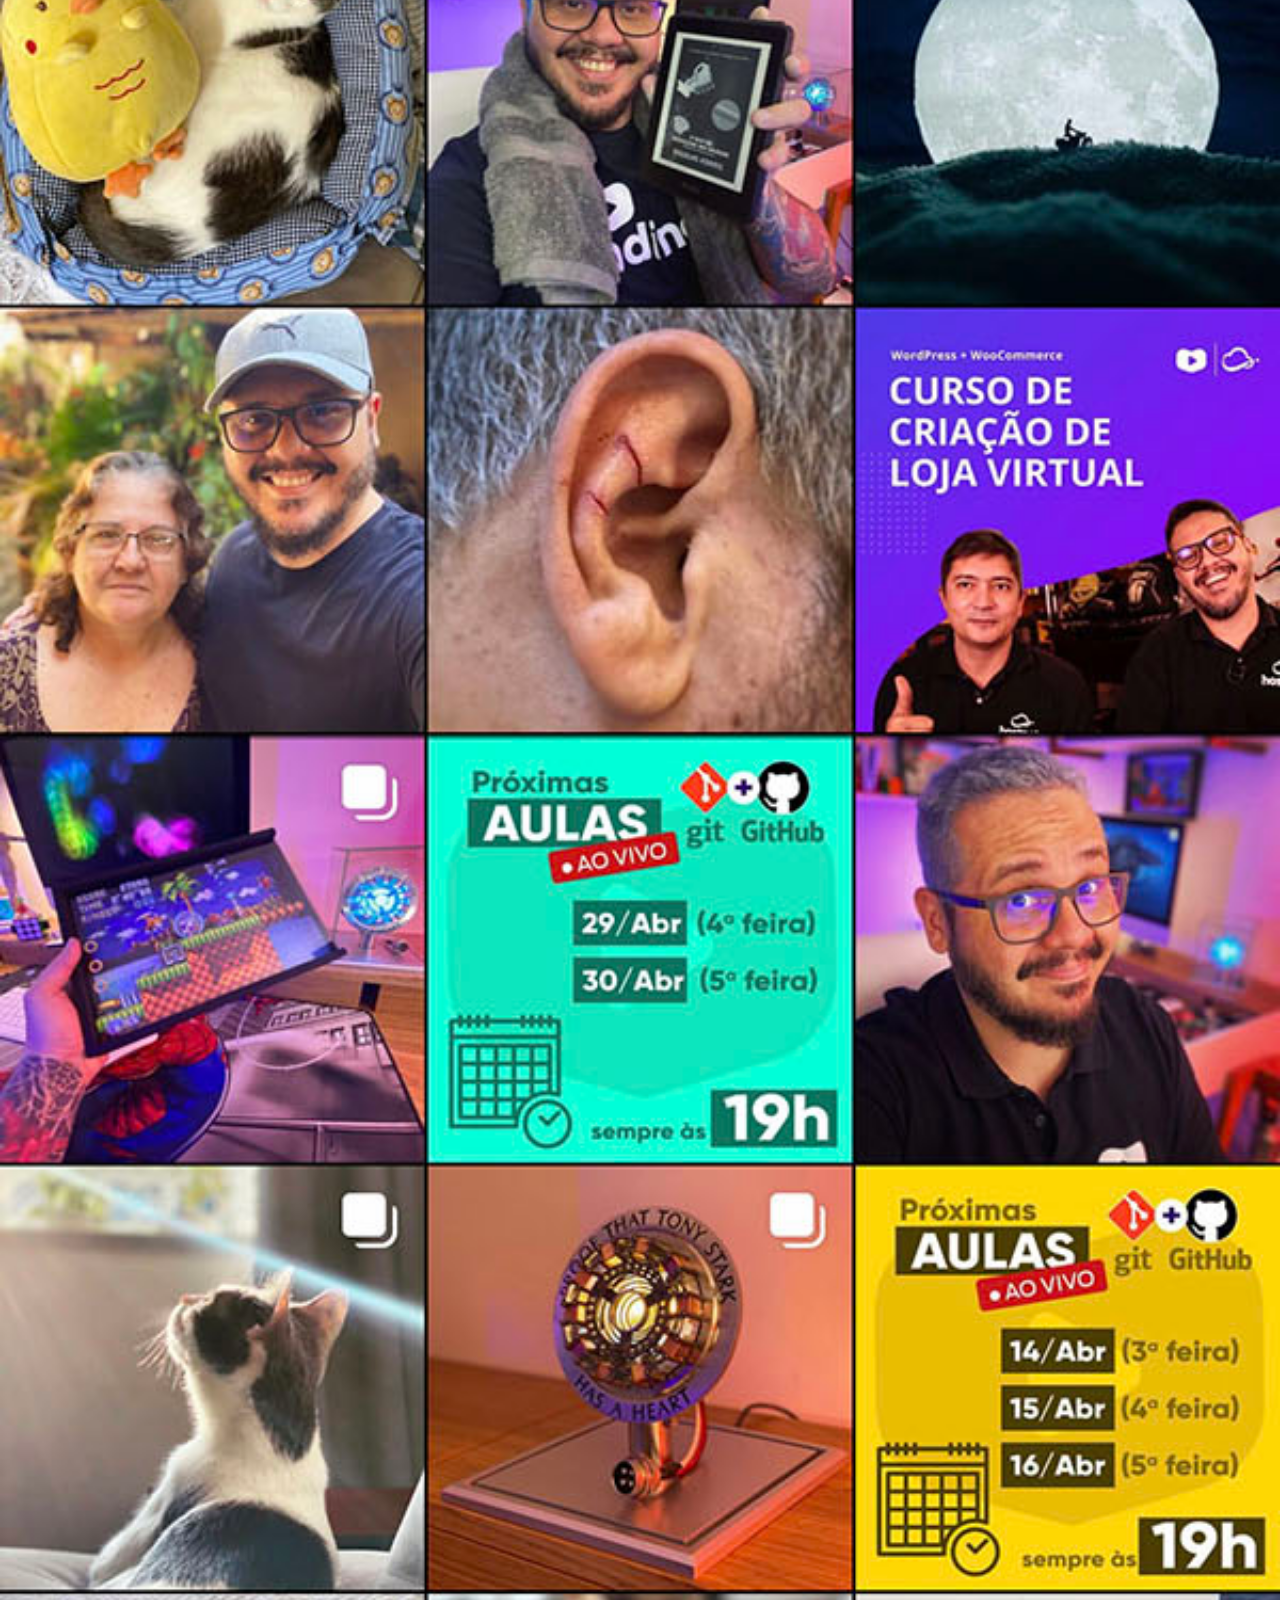
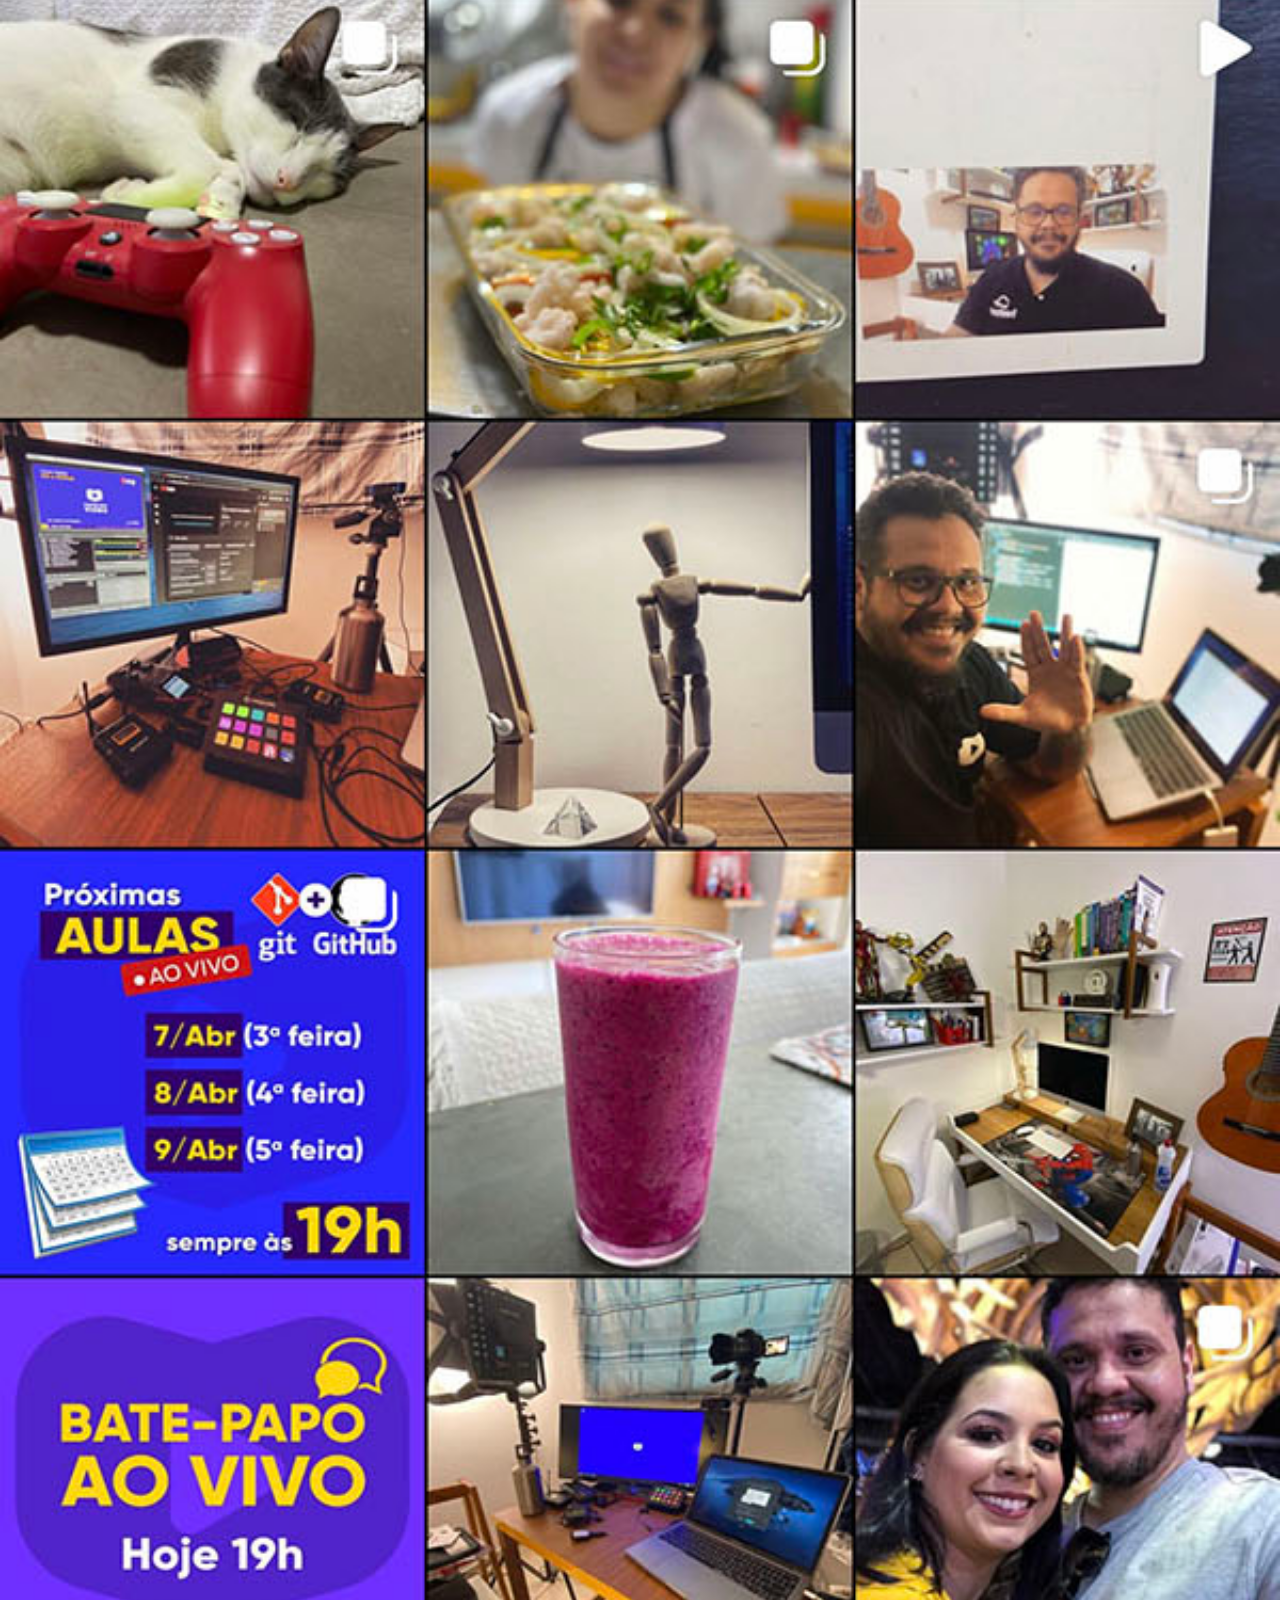
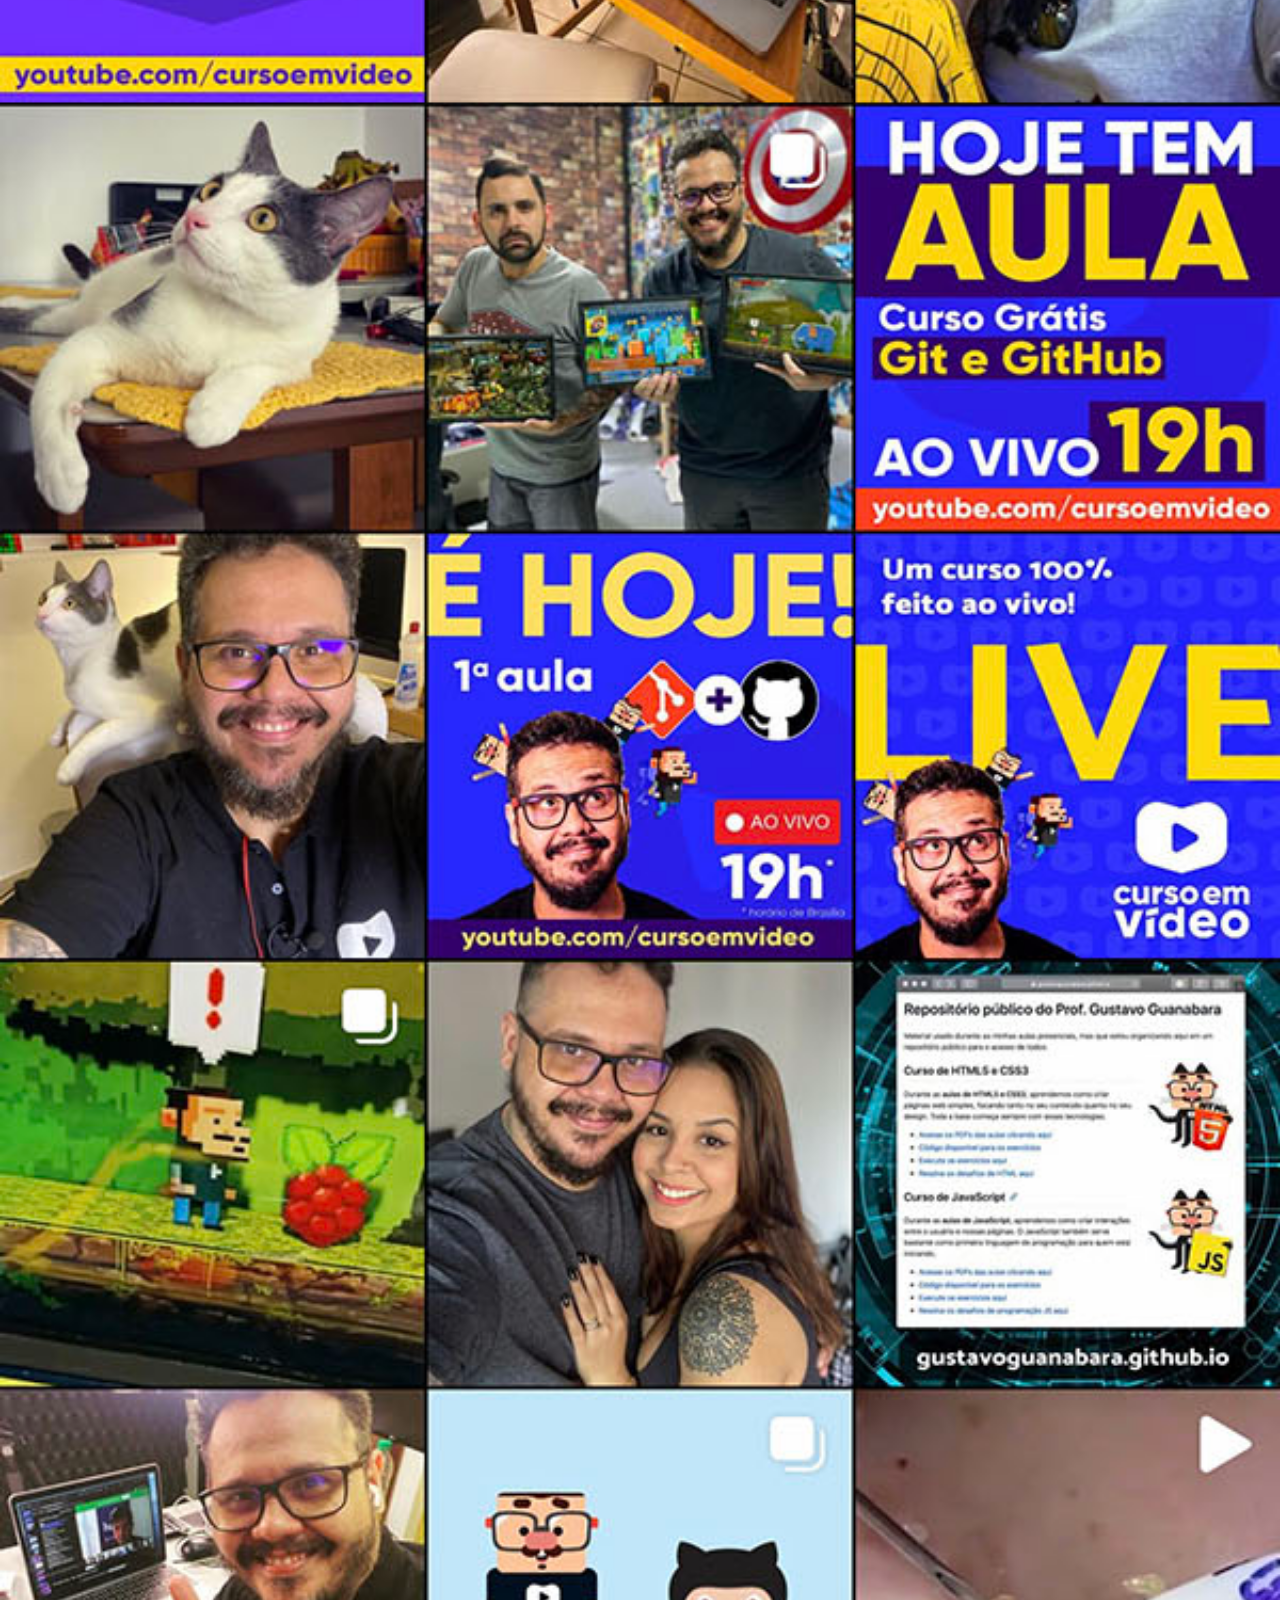
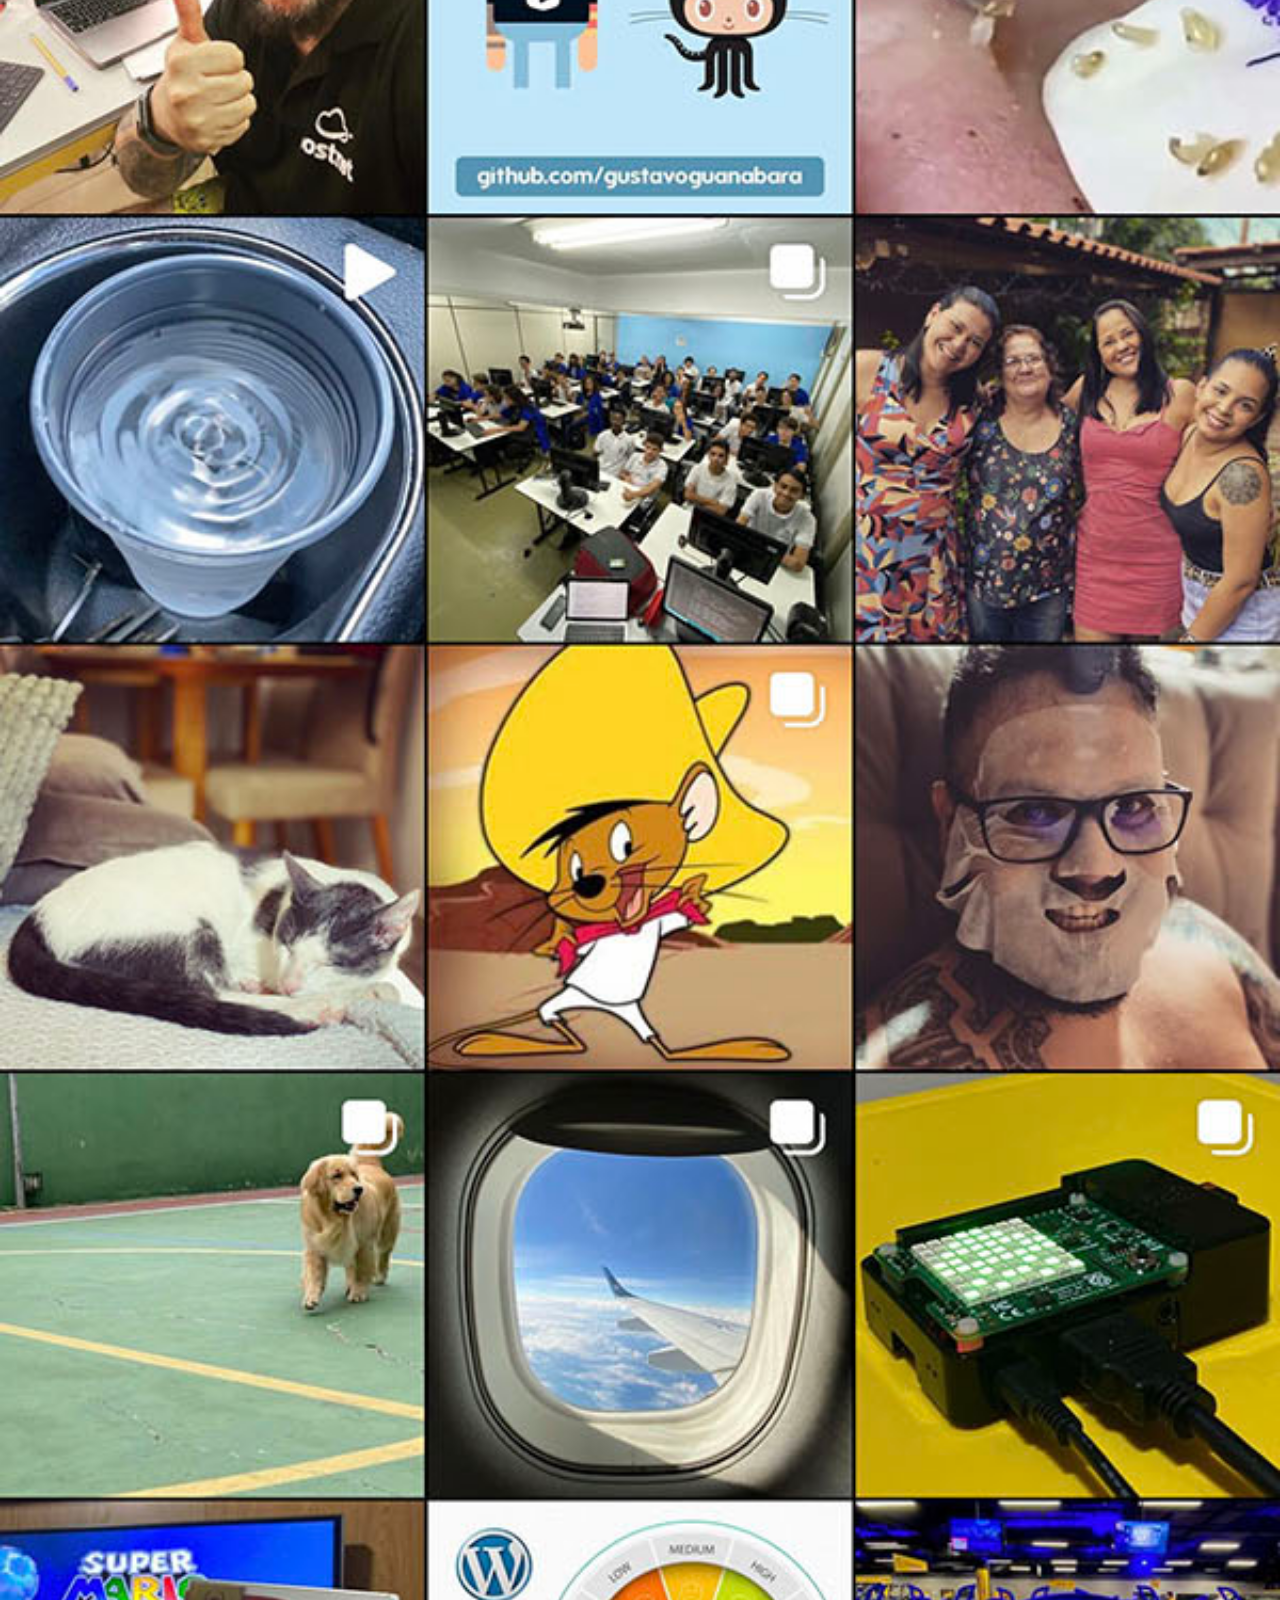
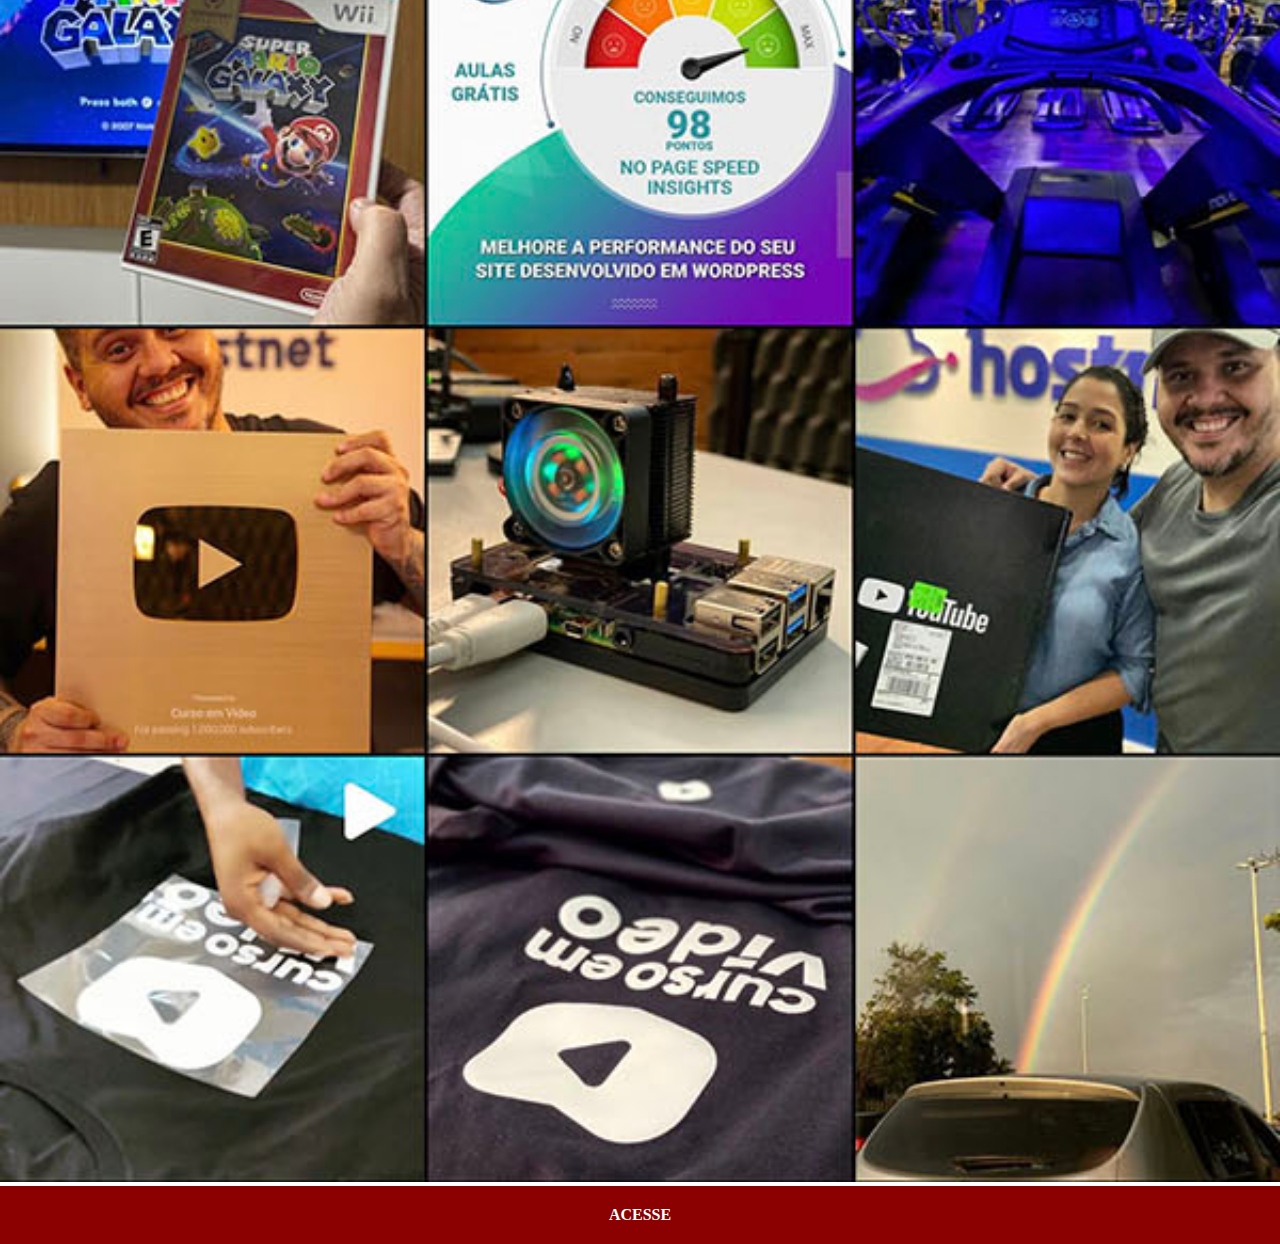
<file: instagram.html>
<!DOCTYPE html>
<html lang="pt-br">
<head>
    <meta charset="UTF-8">
    <meta name="viewport" content="width=device-width, initial-scale=1.0">
    <title>- Instragram Home Page -</title>
    <style>
        *{
            margin: 0px;
            padding: 0px;
            box-sizing: border-box;
        }

        /* Isso faz com que a BARRA DE ROLAGEM PARA AS LATERAIS SUMA!*/
        ::-webkit-scrollbar{ 
            height: 0px;
            width: 0px;
        }

        img{
            width: 100vw;
        }

        a{
            background-color: darkred;
            display: block;
            text-align: center;
            padding: 20px;
            font-weight: bolder;
            color: white;
            text-decoration: none;
        }

        a:hover{
            background-color: red;
            color: black;
        }
    </style>
</head>
<body>
    <img src="imagens/tela-instagram.jpg" alt="Intagram - Home Page">
    <a href="https://www.instagram.com/gustavoguanabara/" target="_blank" rel="external">ACESSE</a>
</body>
</html>
</file>
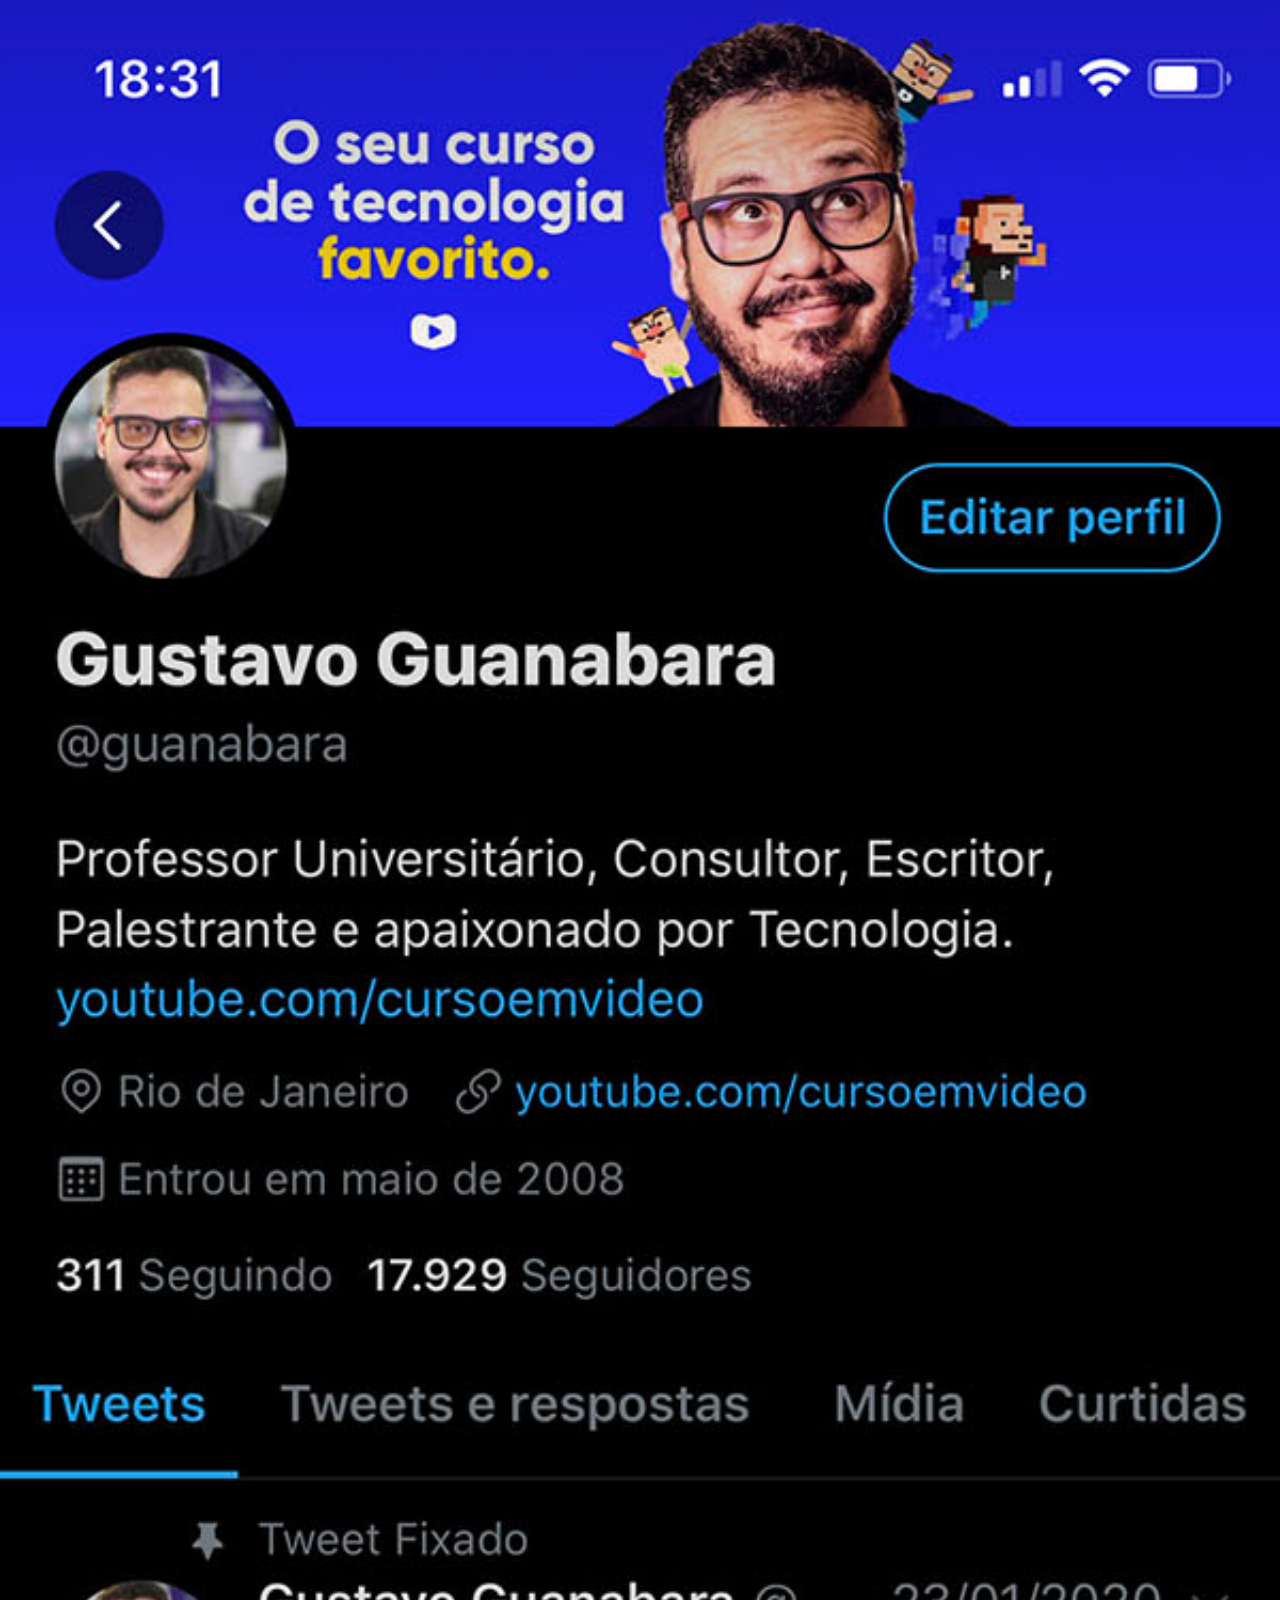
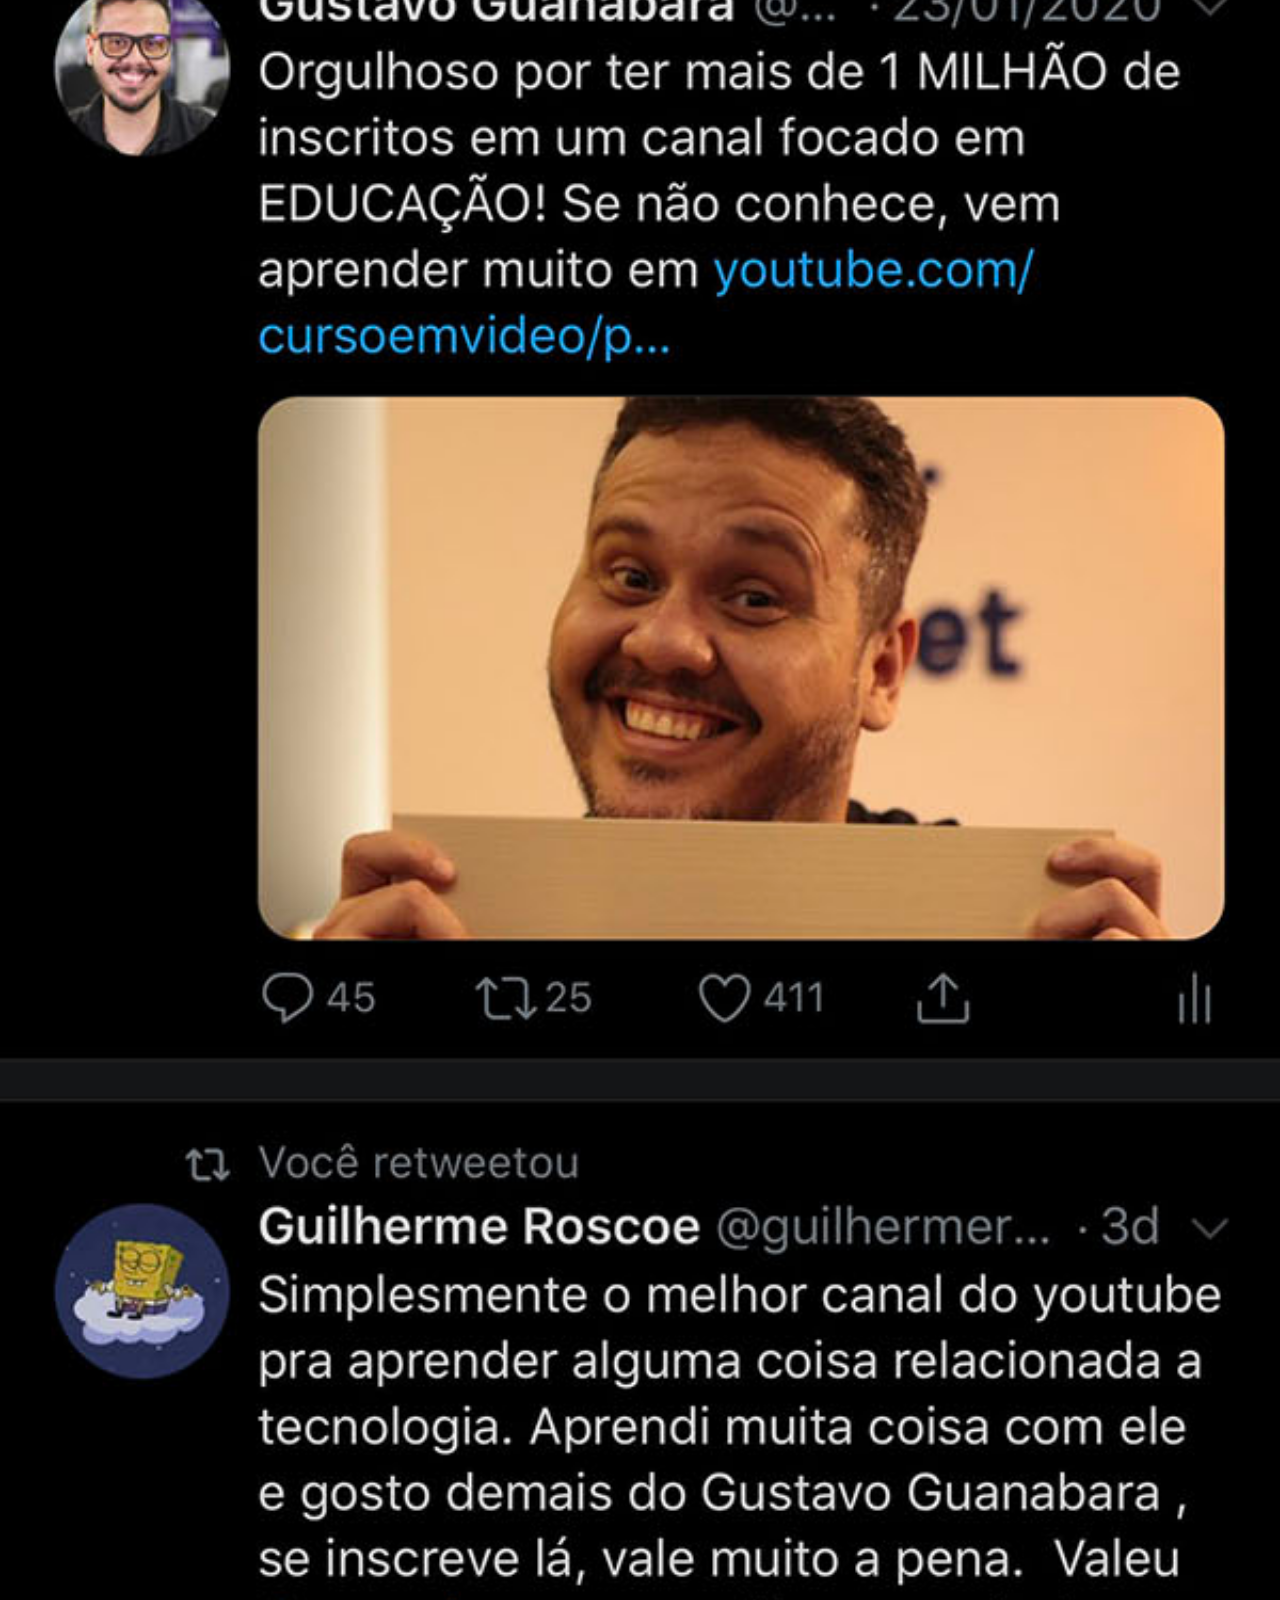
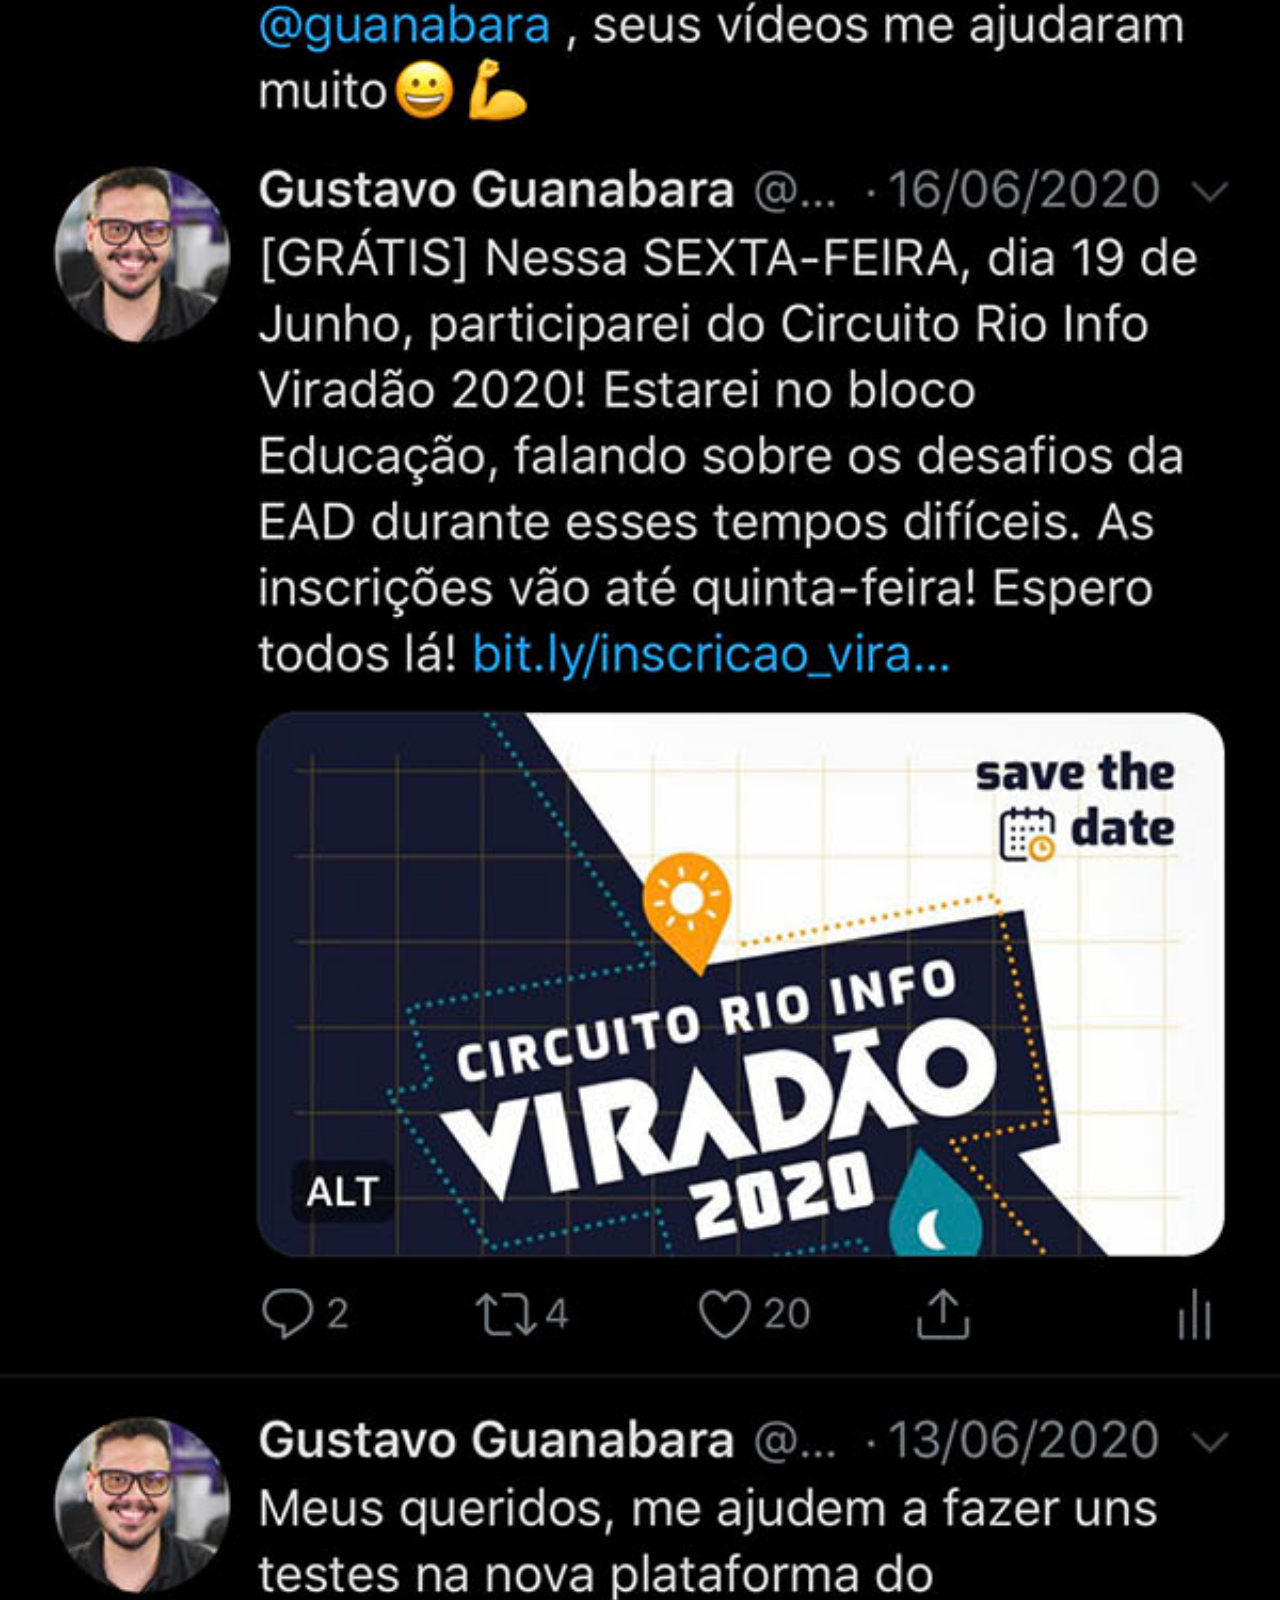
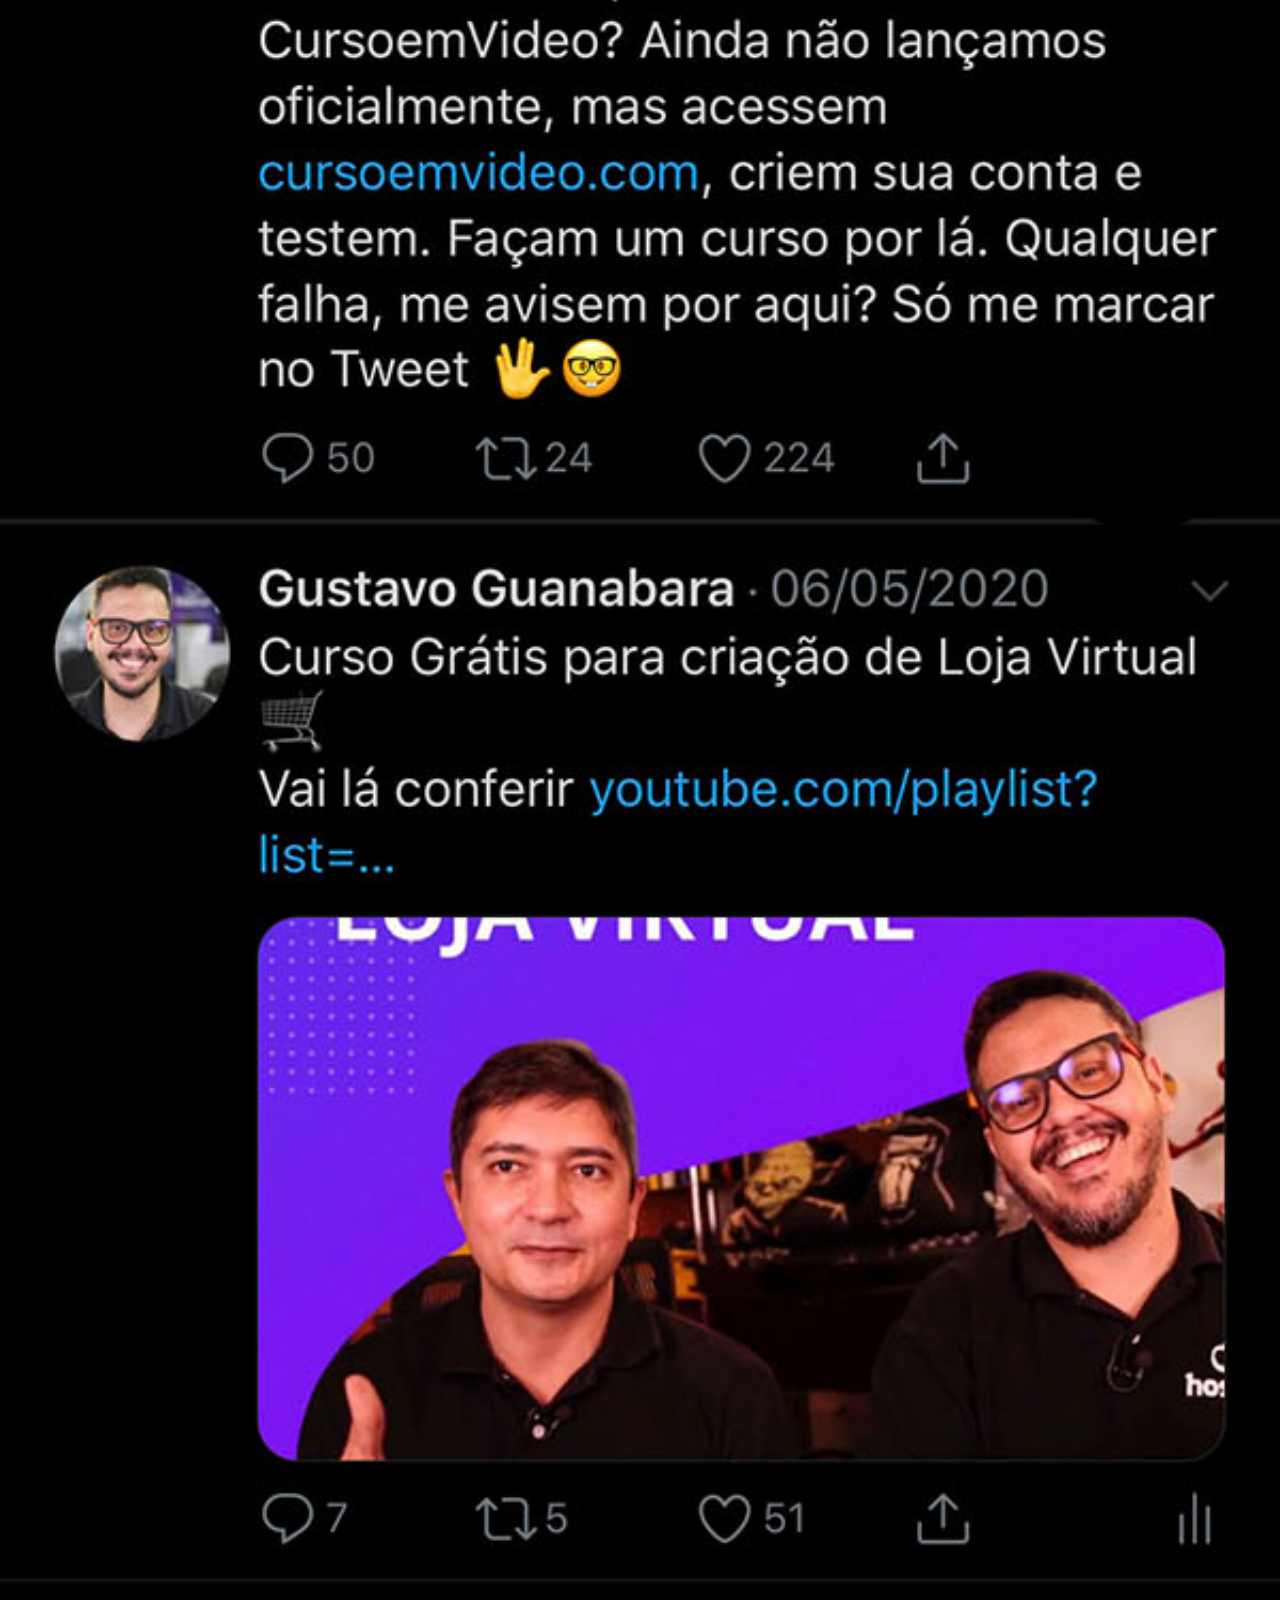
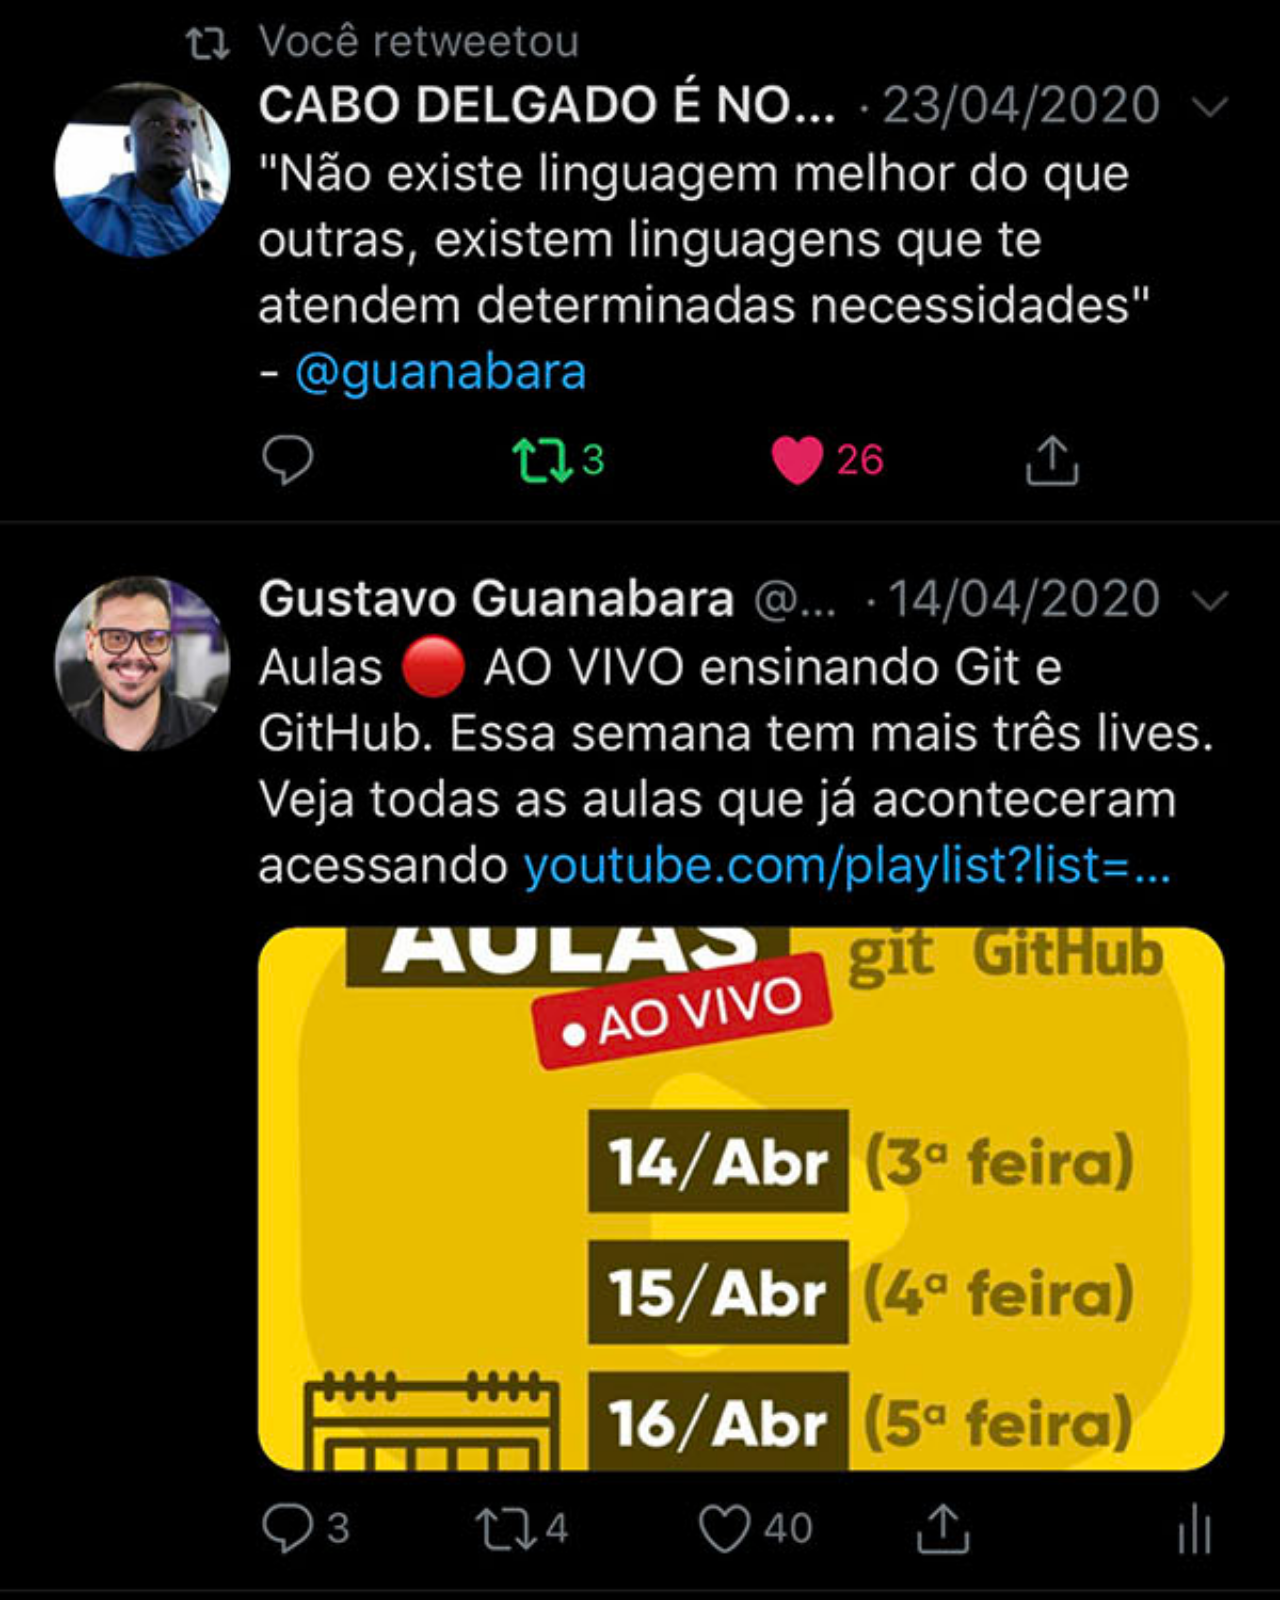
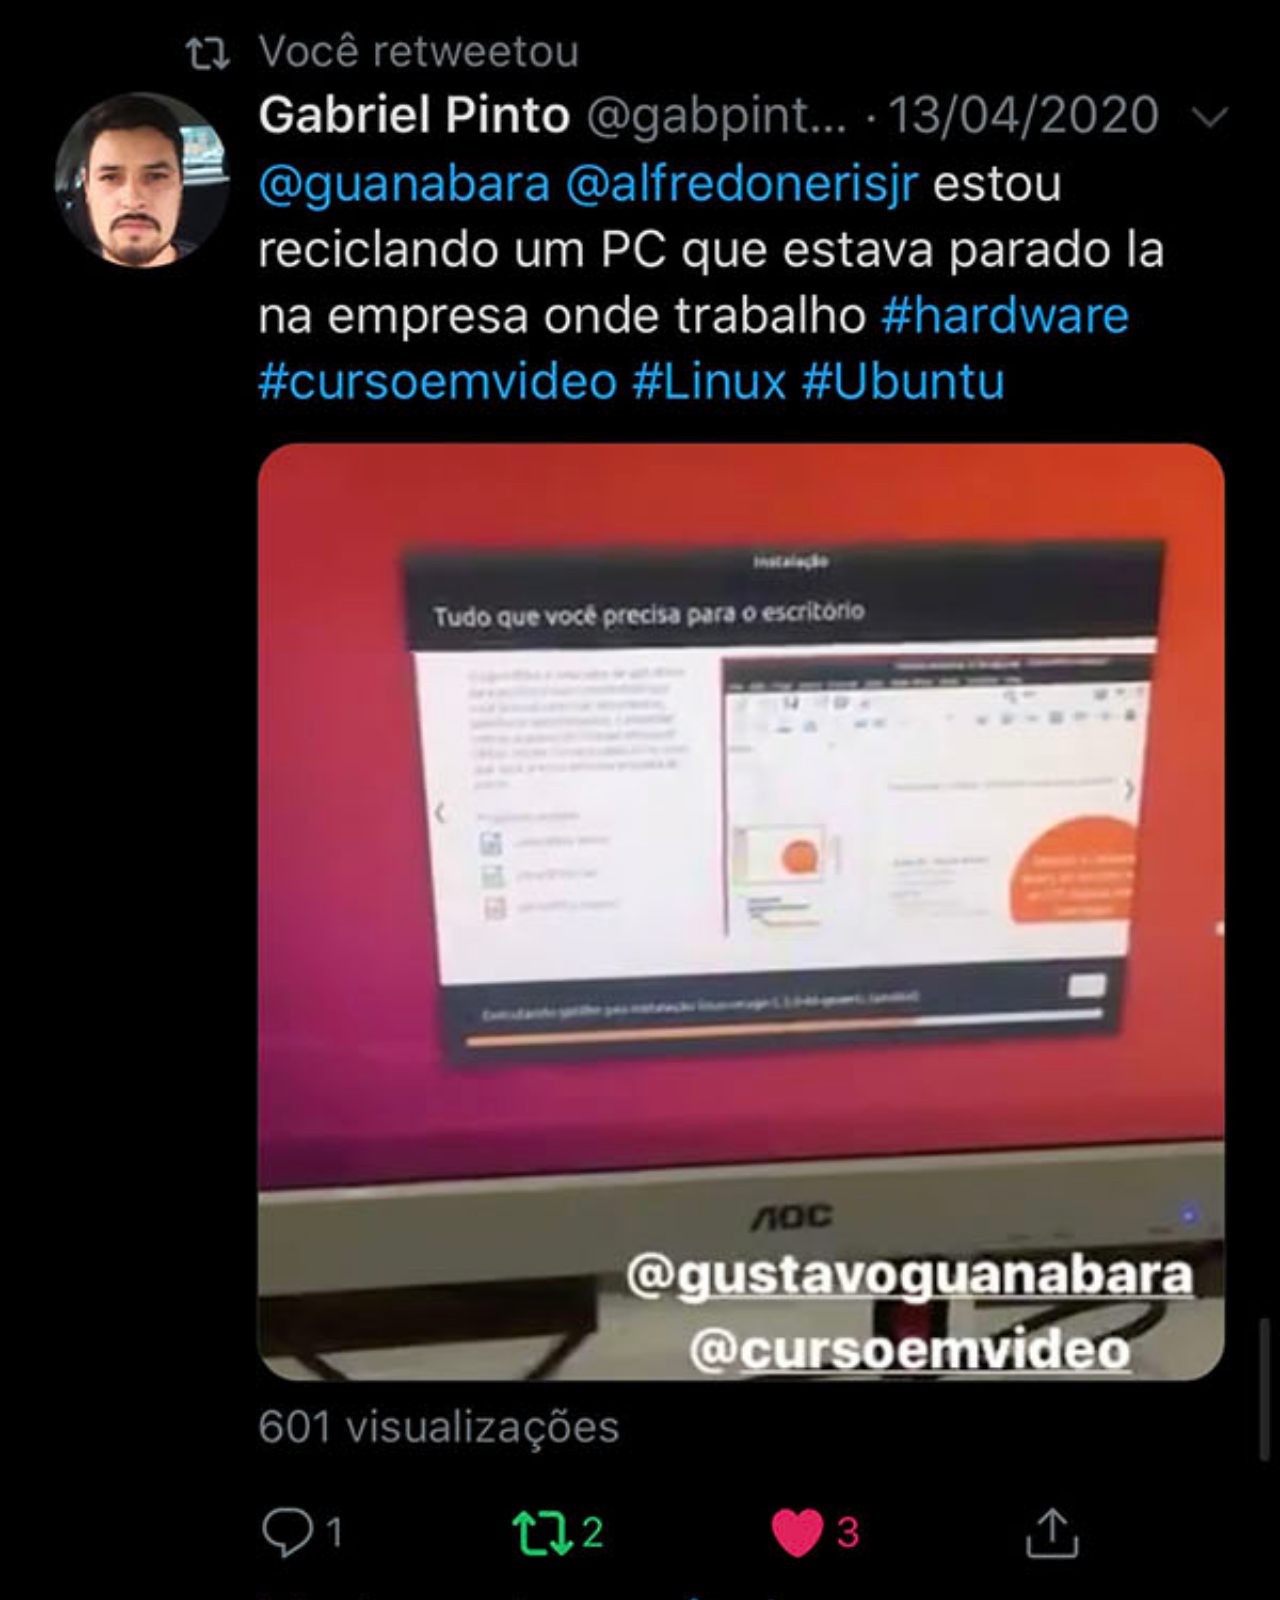
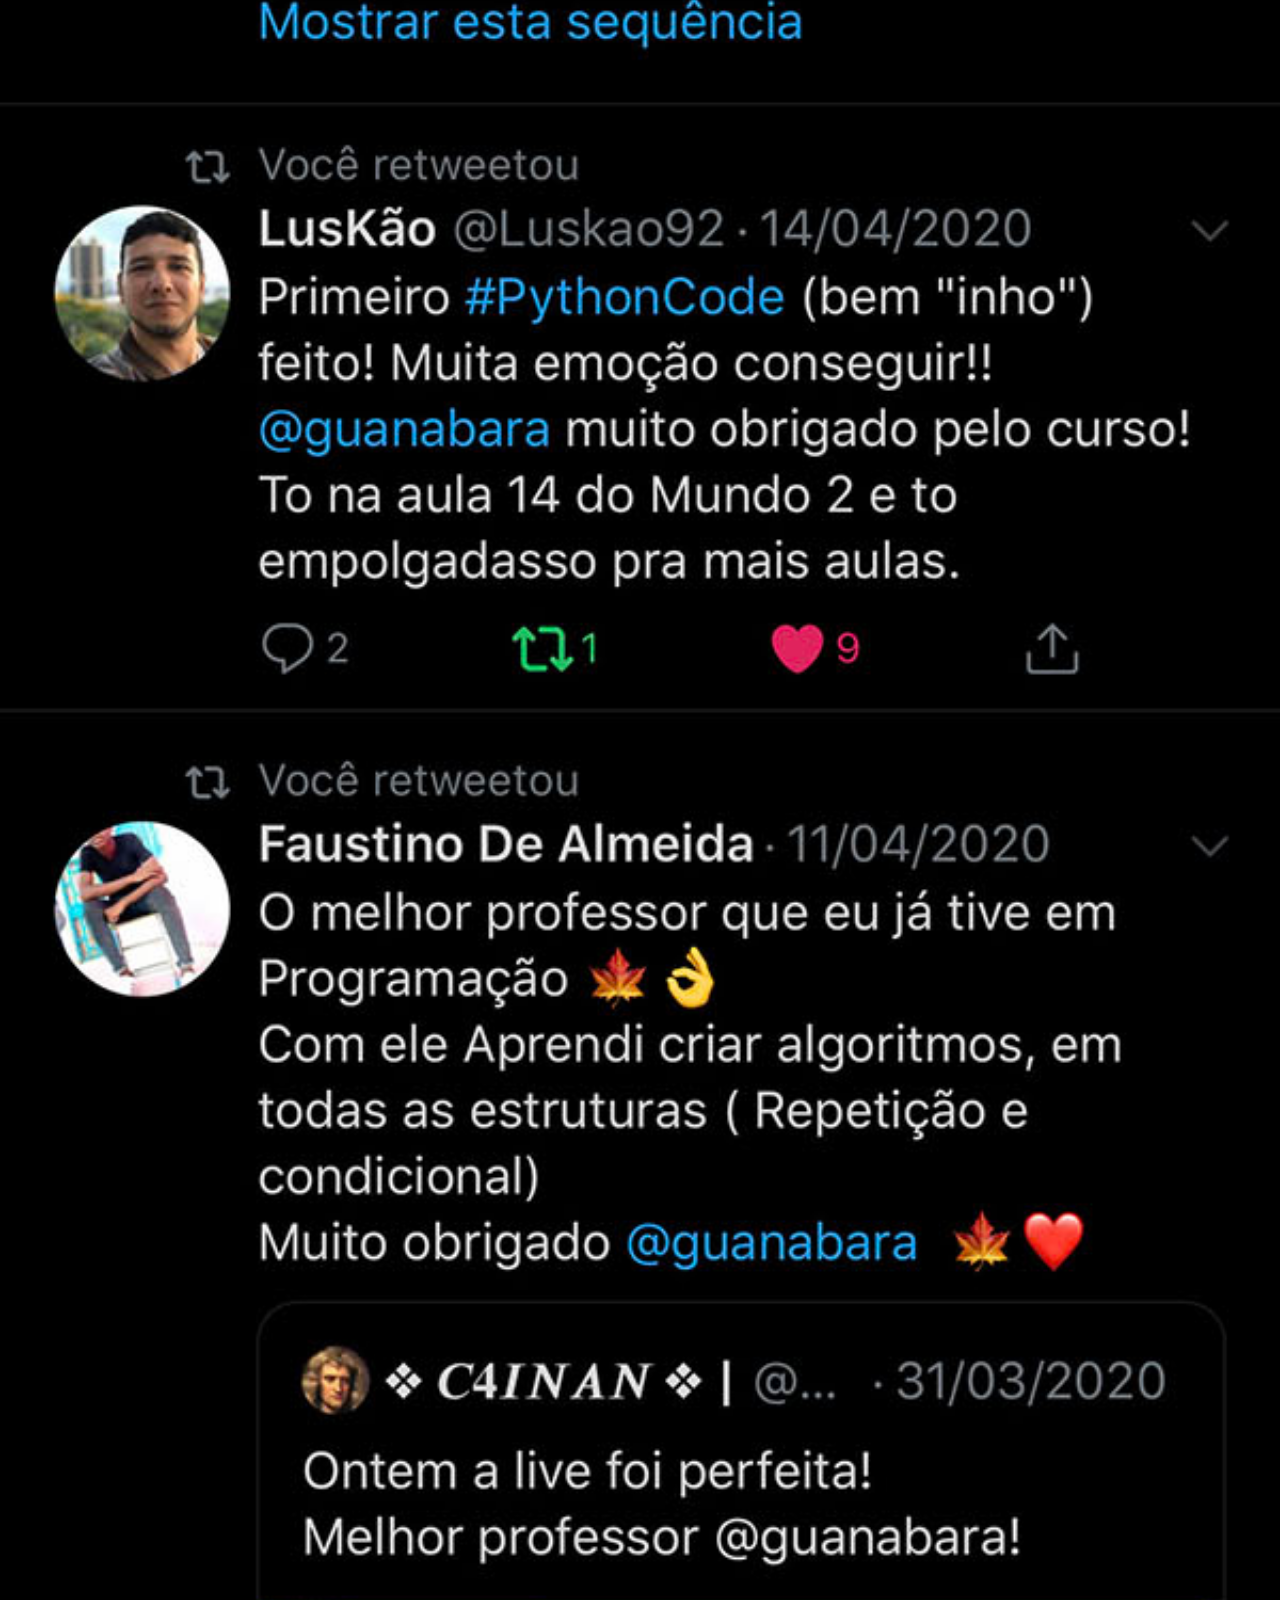
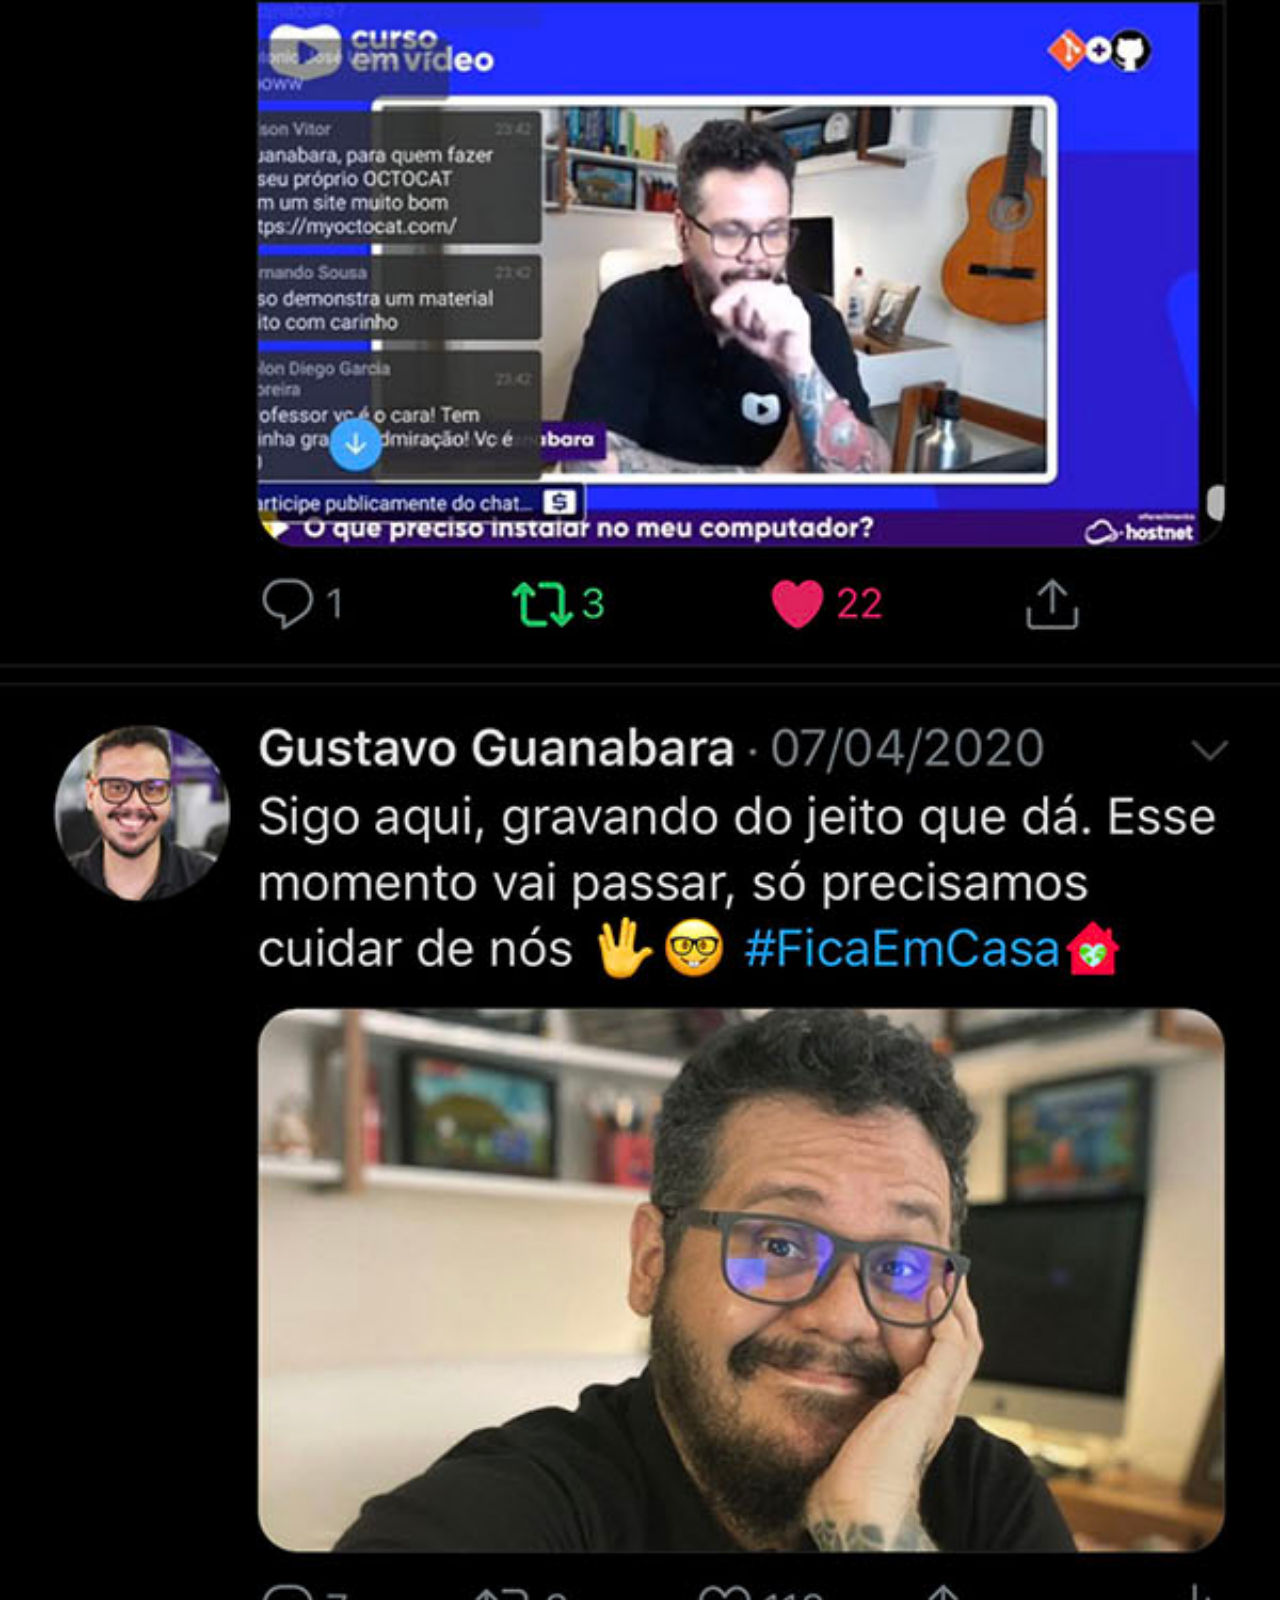
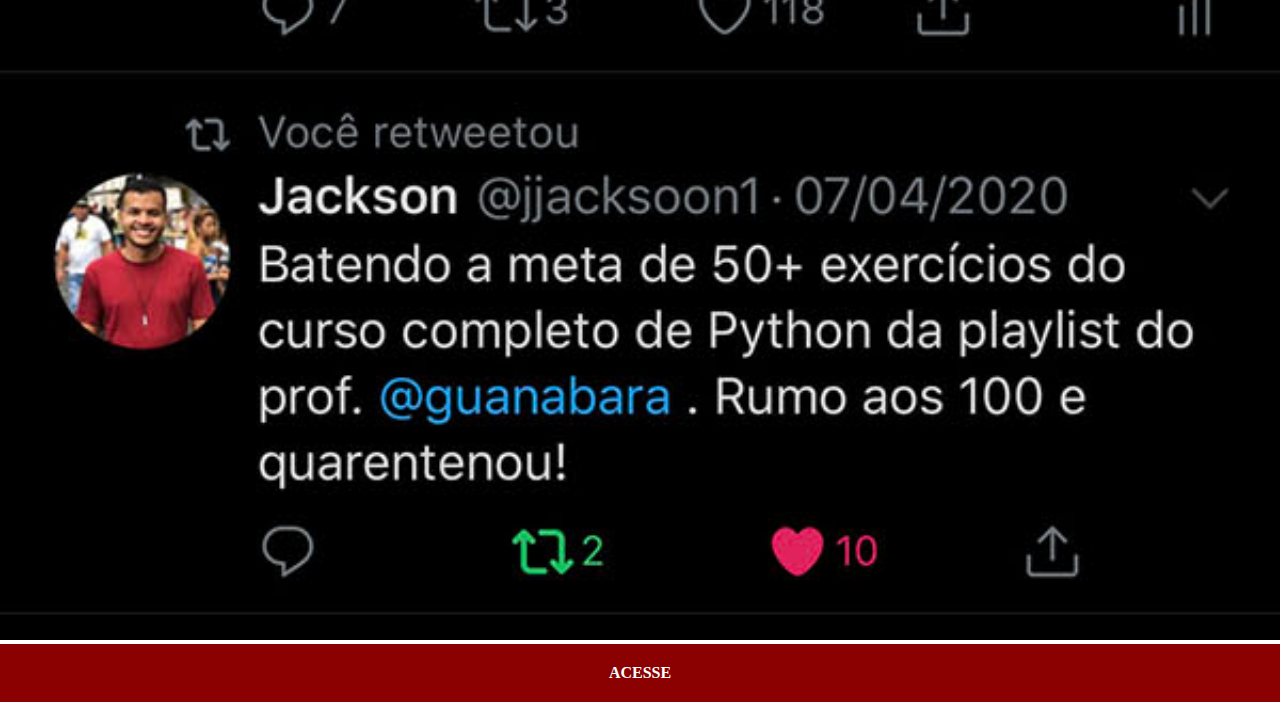
<file: x.html>
<!DOCTYPE html>
<html lang="pt-br">
<head>
    <meta charset="UTF-8">
    <meta name="viewport" content="width=device-width, initial-scale=1.0">
    <title>- X Home Page - </title>
    <link rel="stylesheet" href="styles/social.css">
</head>
<body>
    <img src="imagens/tela-twitter.jpg" alt="X-Home Page">
    <a href="https://x.com/guanabara" target="_blank" rel="external">ACESSE</a>
</body>
</html>
</file>
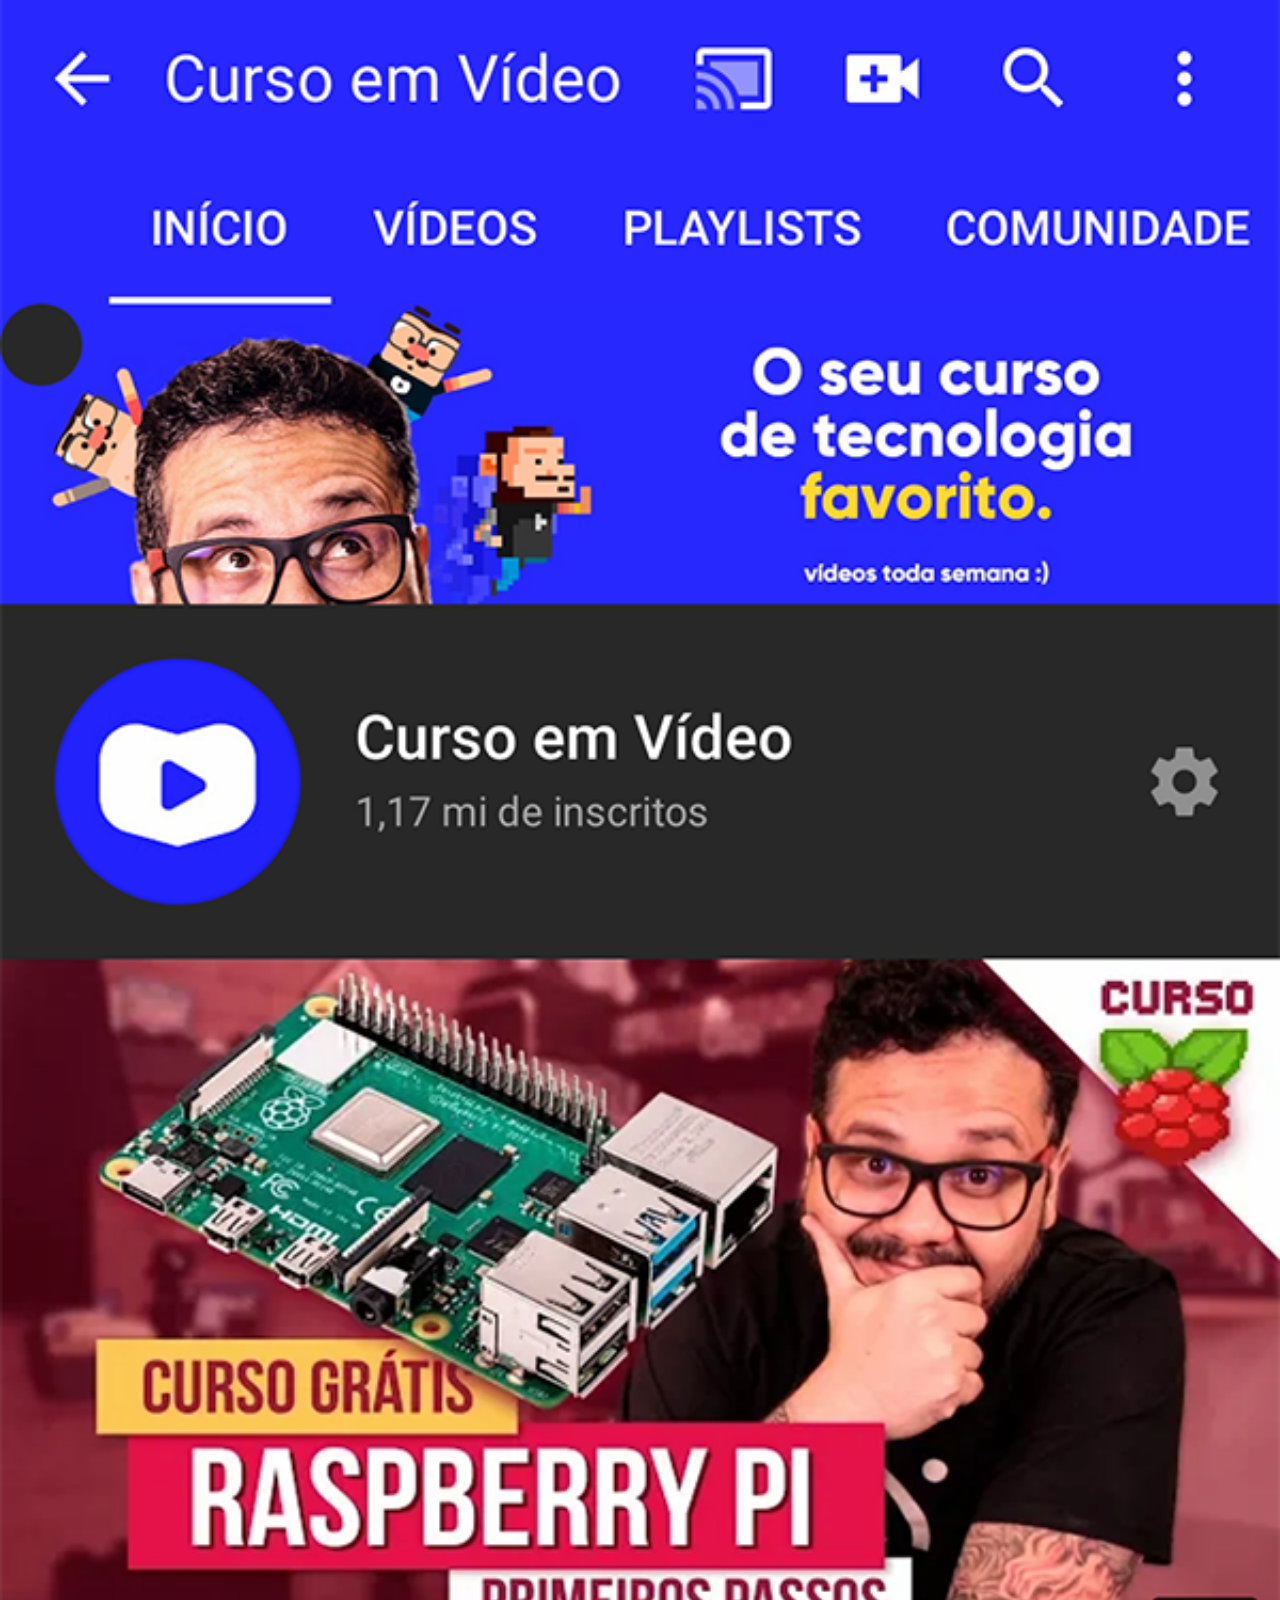
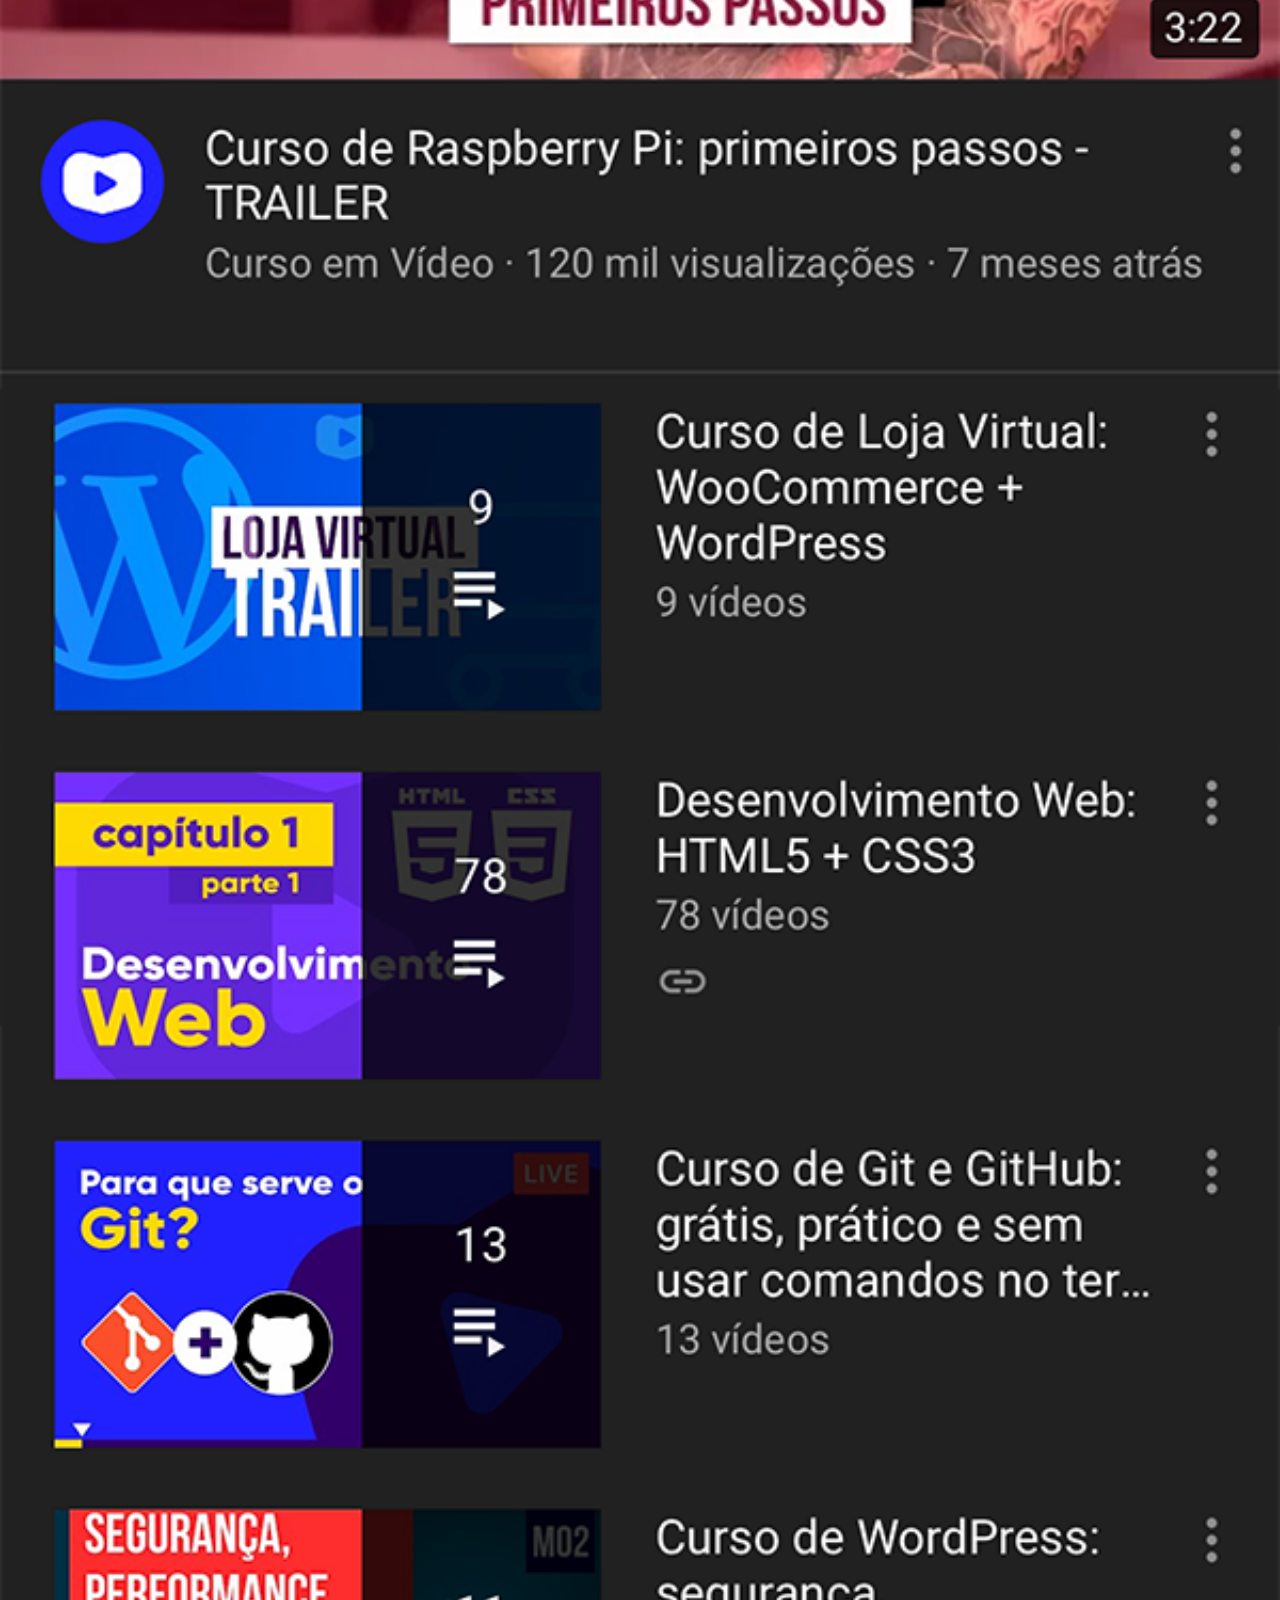
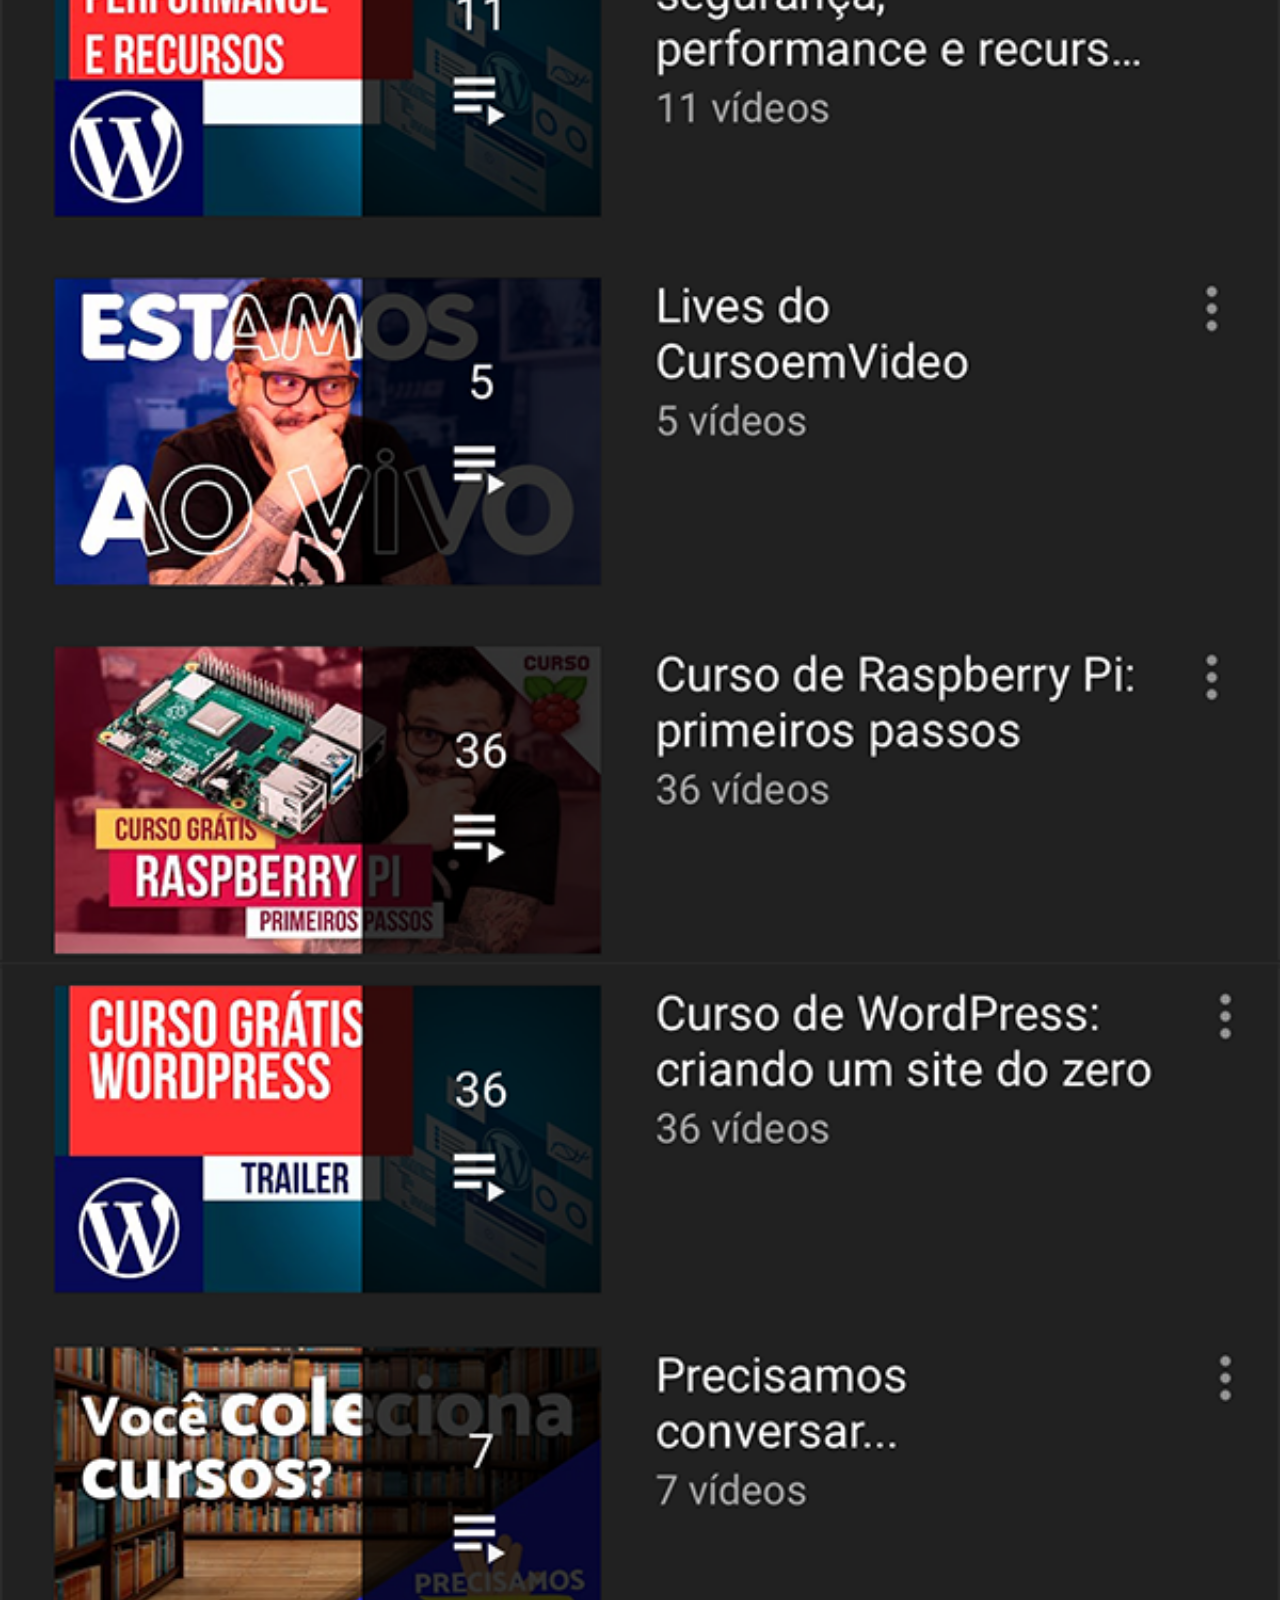
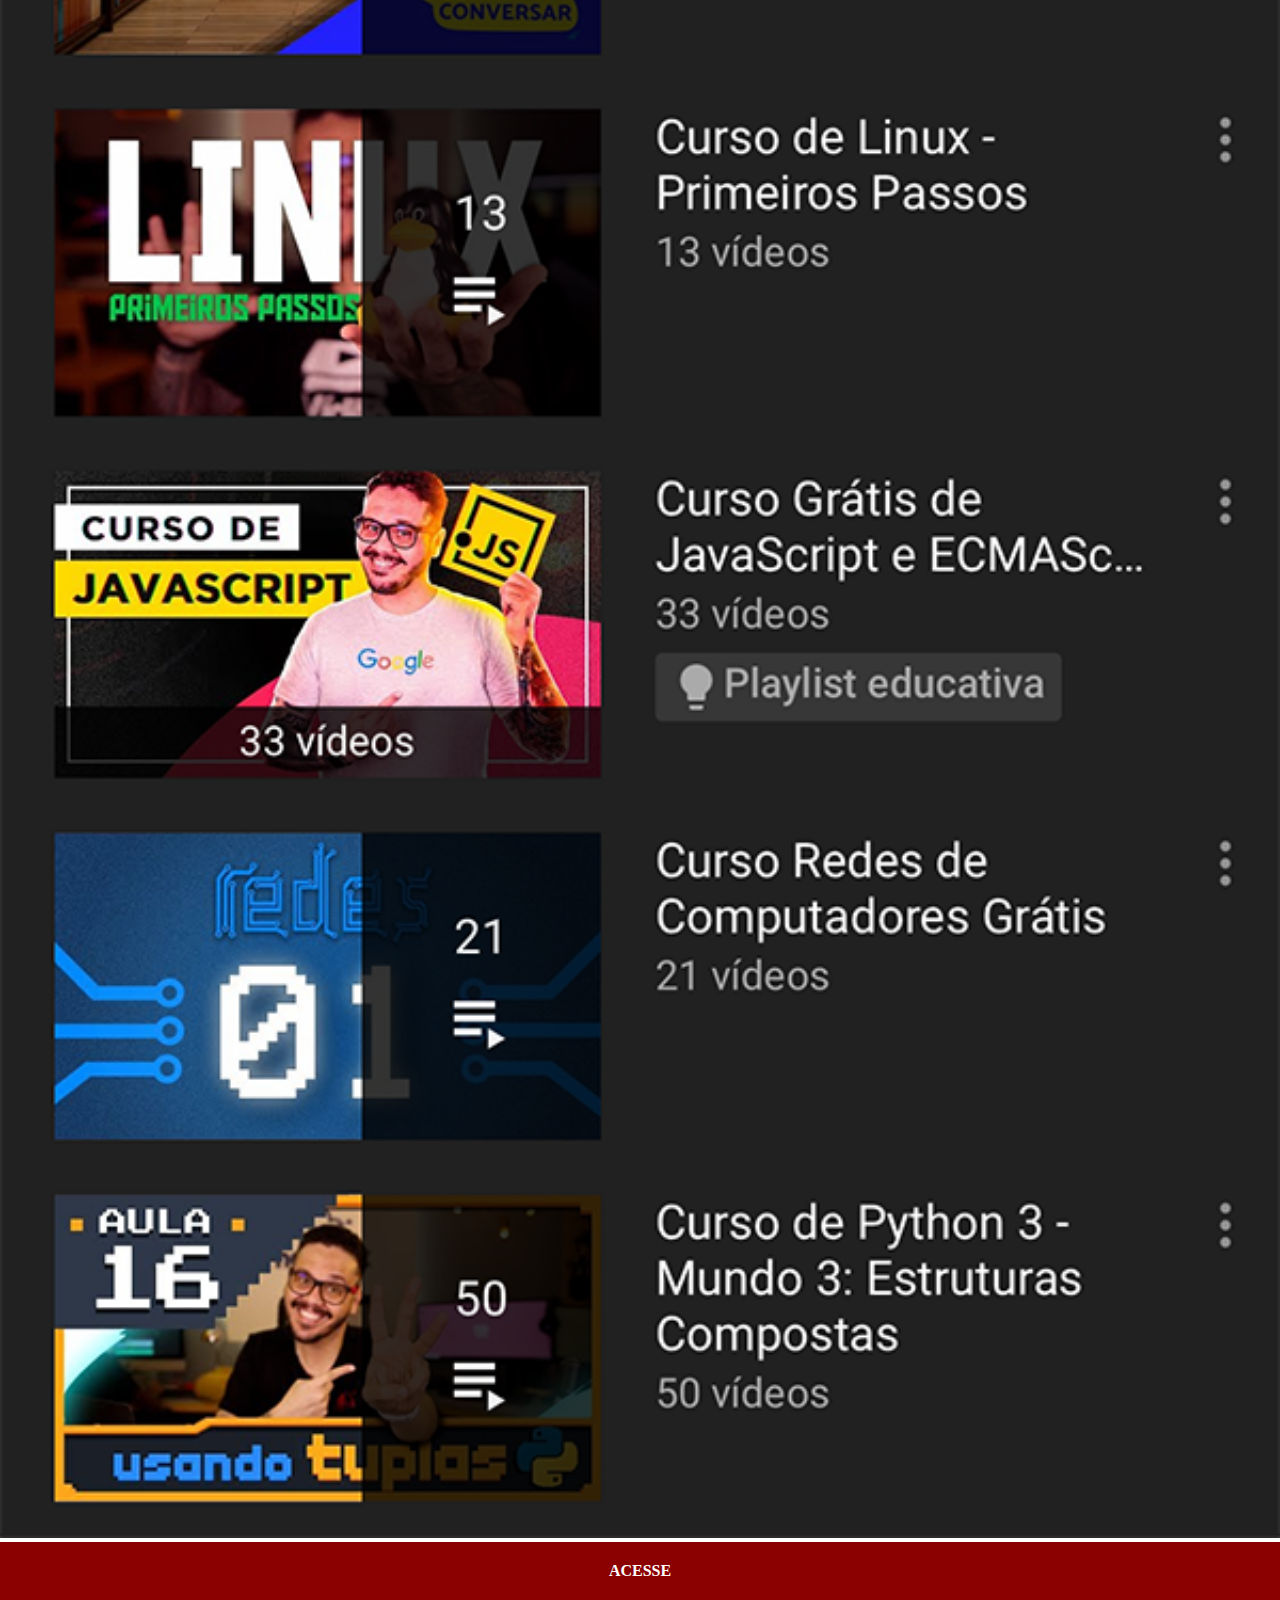
<file: youtube.html>
<!DOCTYPE html>
<html lang="pt-br">
<head>
    <meta charset="UTF-8">
    <meta name="viewport" content="width=device-width, initial-scale=1.0">
    <title>- Youtube Home - </title>
    <style>
        *{
            margin: 0px;
            padding: 0px;
            box-sizing: border-box;
        }

        /** Isso aqui faz com que a BARRA DE ROLAGEM SUMA*/
        ::-webkit-scrollbar{
            width: 0px;
            height: 0px;
        }

        body{
            height: 100vh;
            width: 100vw;
        }

        img{
            width: 100vw;
        }

        a{
            display: block;
            text-align: center;
            color: white;
            background-color: darkred;
            text-decoration: none;
            padding: 20px;
            font-weight: bolder;
        }

        a:hover{
            background-color: red;
            color: black;
        }
    </style>
</head>
<body>
    <img src="imagens/tela-youtube.png" alt="Youtube-home">
    <a href="https://www.youtube.com/c/CursoemV%C3%ADdeo/playlists" target="_blank">ACESSE</a>
</body>
</html>
</file>
<file: style.css>
@charset "UTF-8";

*{
    margin: 0px;
    padding: 0px;
    box-sizing: border-box;
}

html, body{
    height: 100vh;
    width: 100vw;
}

main{
    position: relative;
    background: lightgray url(imagens/fundo-madeira.jpg) no-repeat fixed top center/ cover;
    height: 100vh;
}

section#iphone{
    position: absolute;
    left: 50%;
    top: 50%;
    transform: translate(-50%, -50%);
    background: url(imagens/frame-iphone.png) no-repeat fixed center center;
    height: 627px;
    width: 311px;
}

iframe#tela{
    position: relative;
    height: 477px;
    width: 269px;
}

iframe{
    position: absolute;
    top: 50%;
    left: 50%;
    transform: translate(-50%, -50%);
}
</file>
<file: styles/social.css>
@charset "UTF-8";

*{
    margin: 0px;
    padding: 0px;
    box-sizing: border-box;
}

::-webkit-scrollbar{
    height: 0px;
    width: 0px;
}

img{
    width: 100vw;
}

a{
    display: block;
    padding: 20px;
    text-align: center;
    font-weight: bolder;
    color: white;
    text-decoration: none;
    background-color: darkred;
}

a:hover{
    color: black;
    background-color: red;
}
</file>
